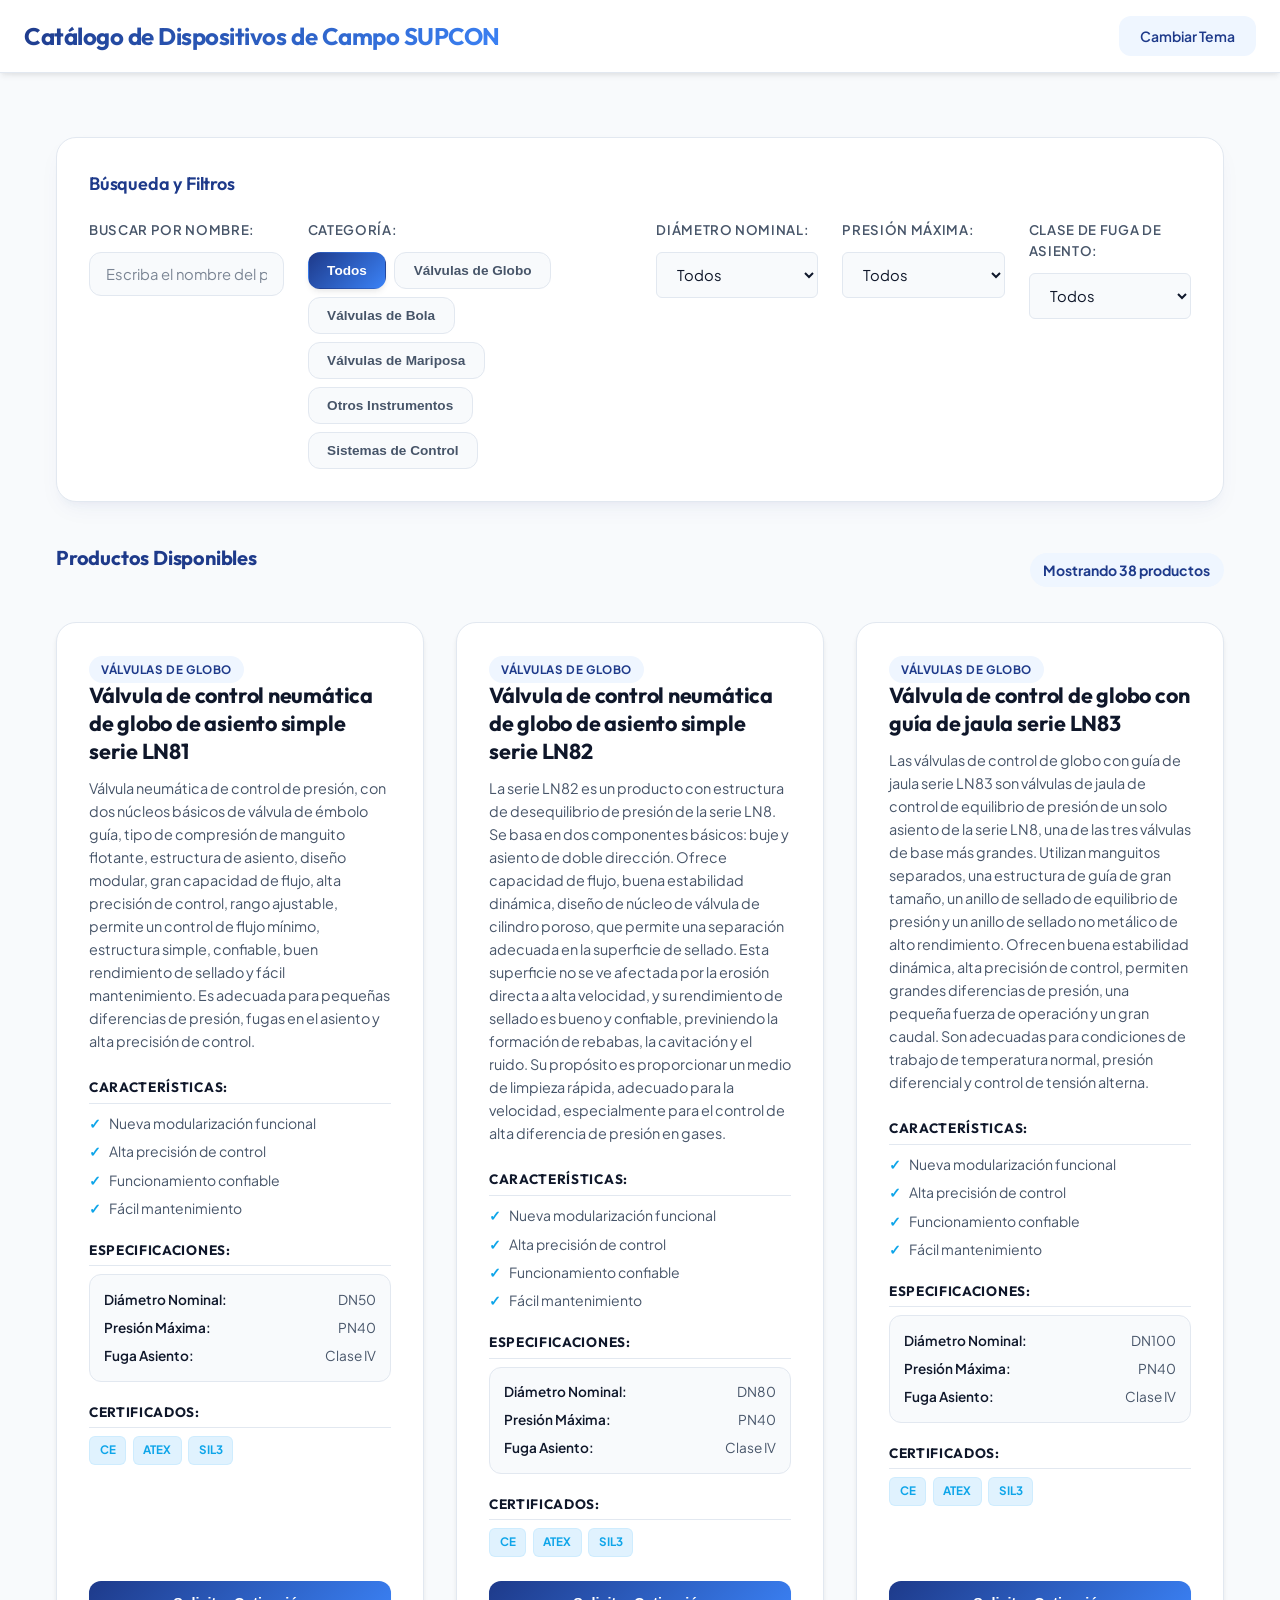
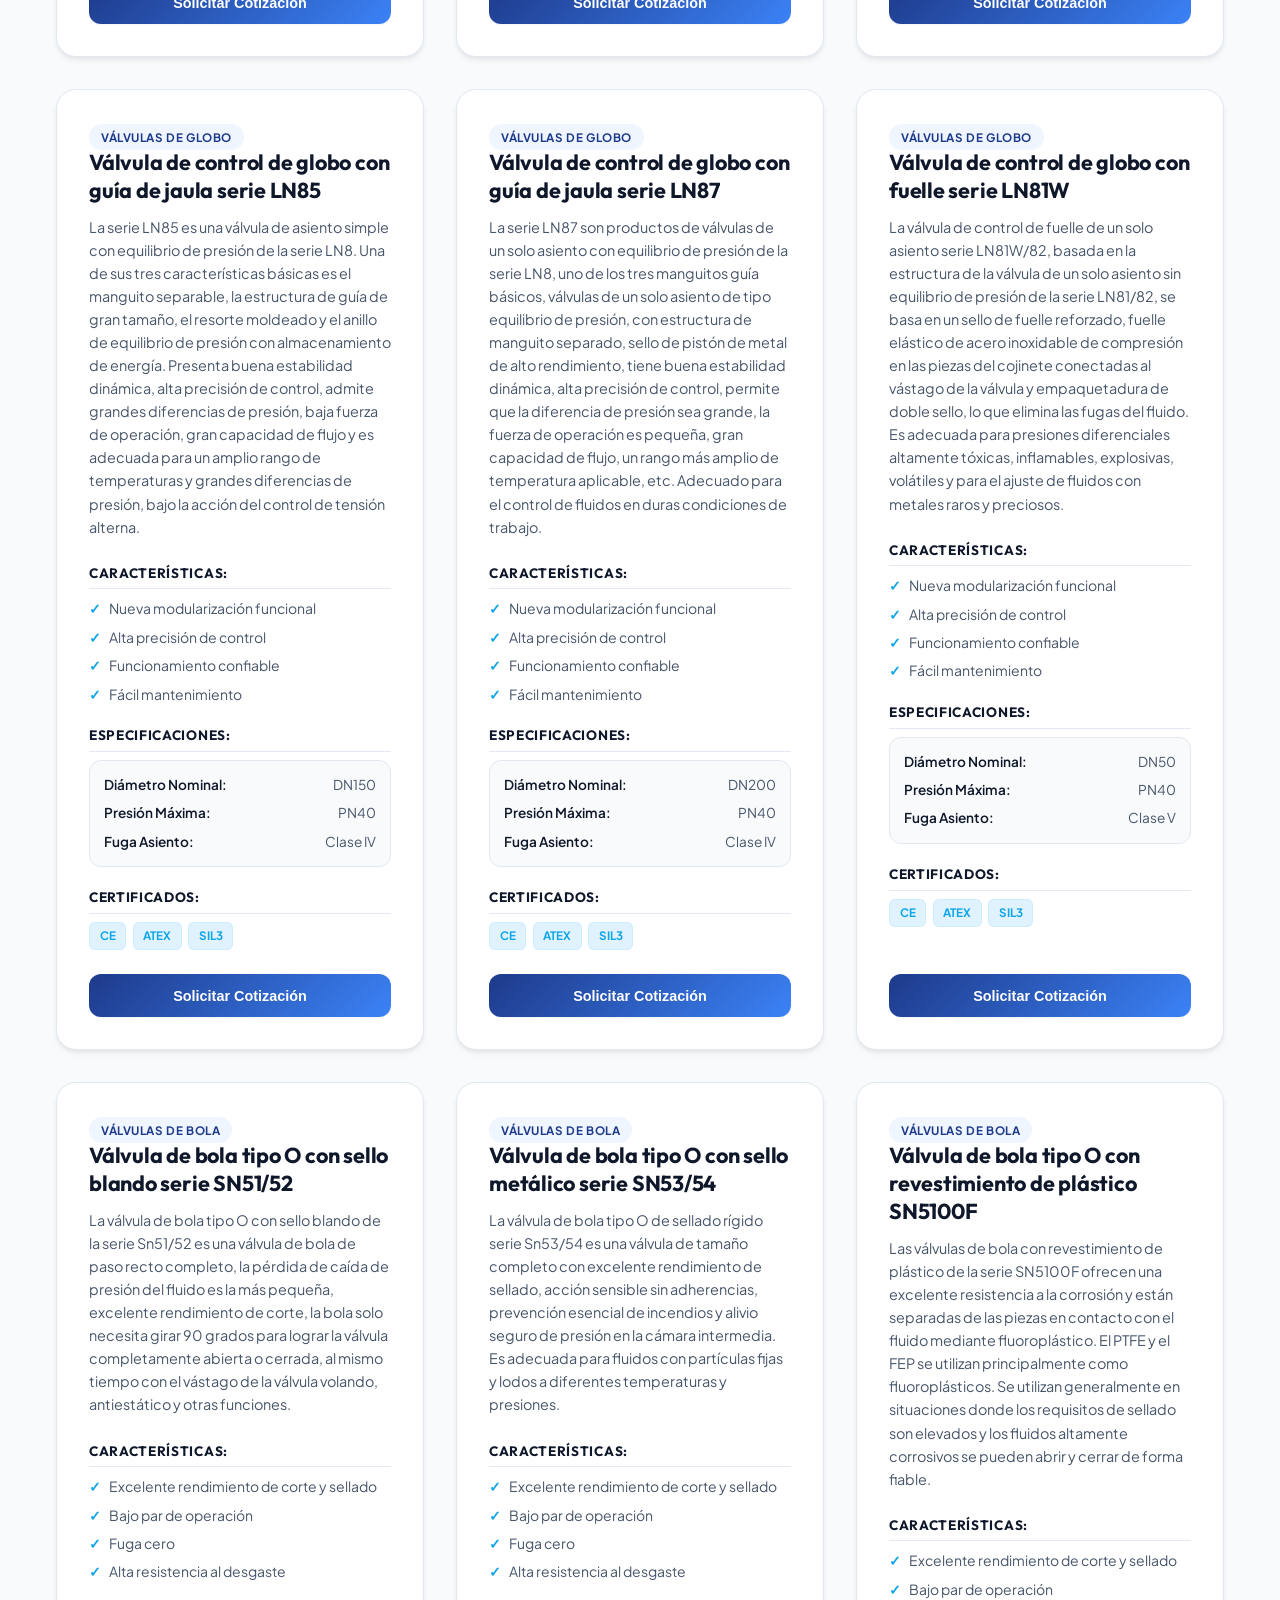
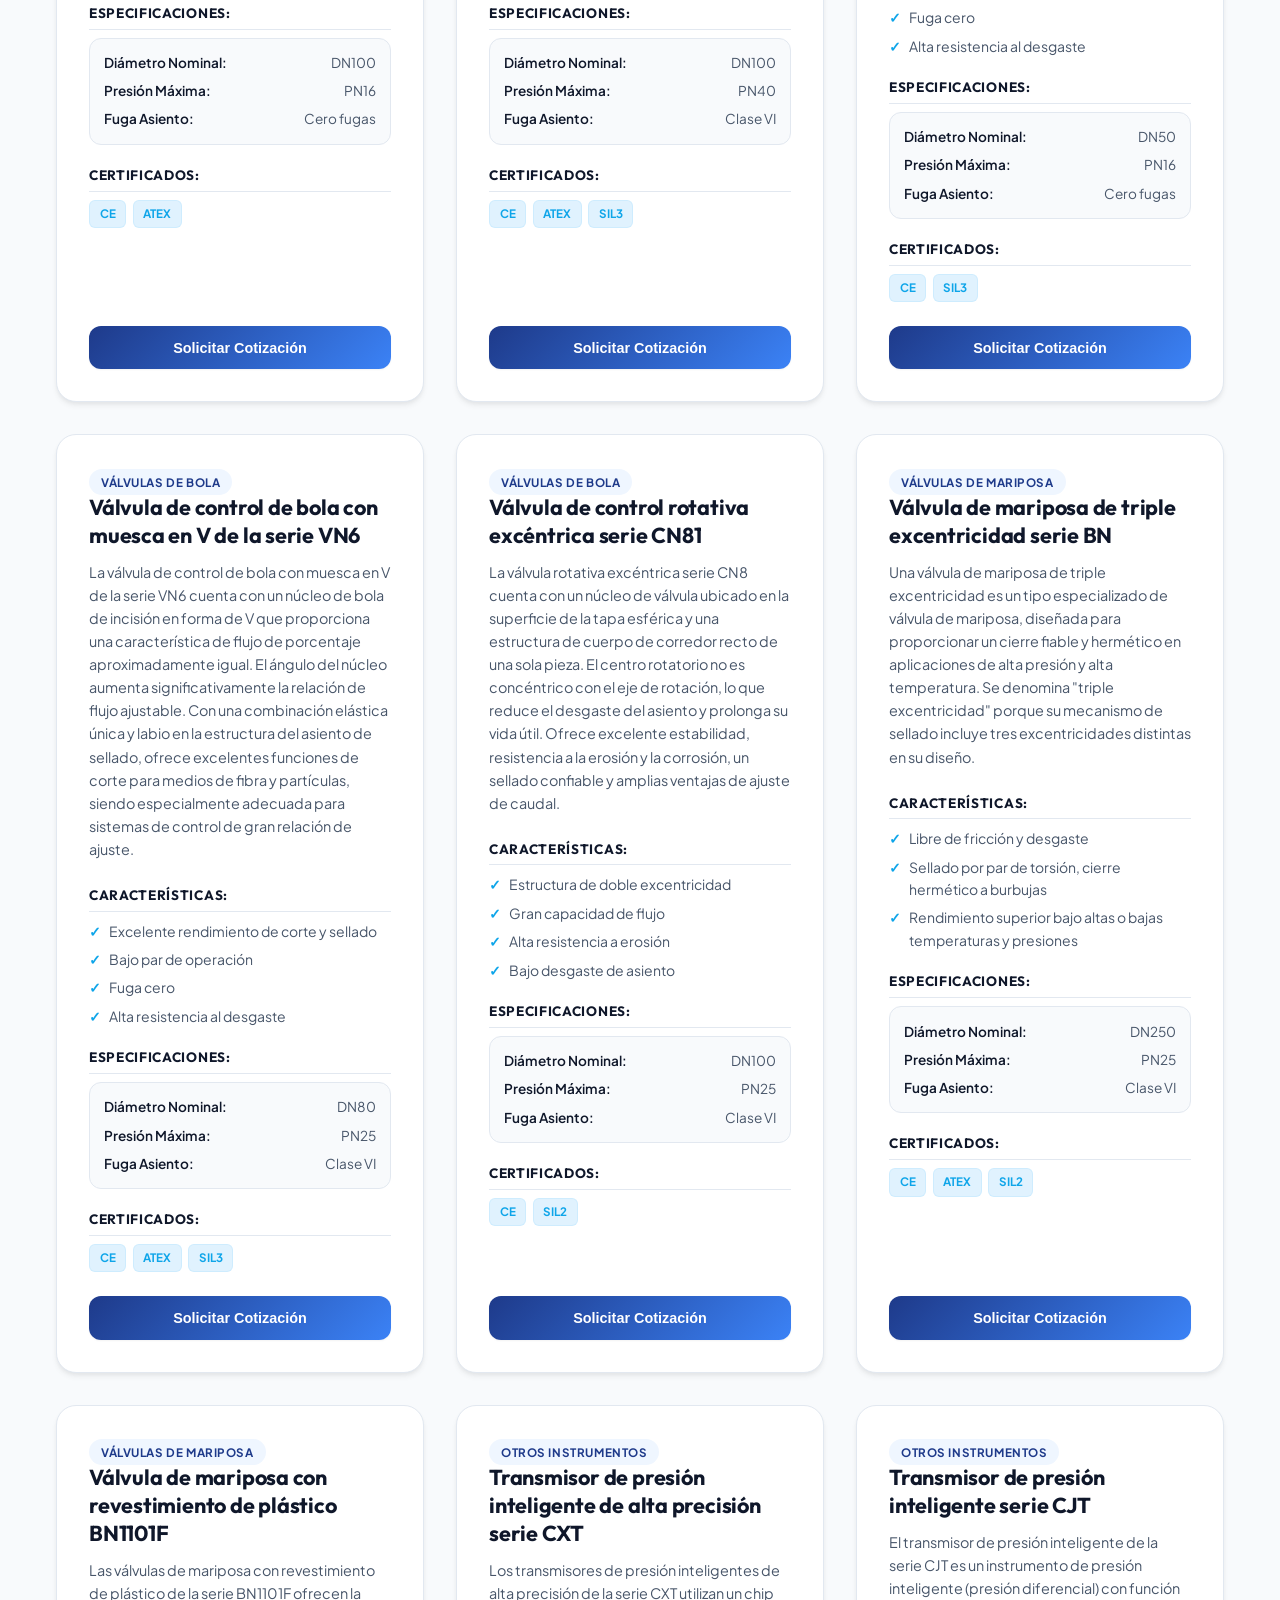
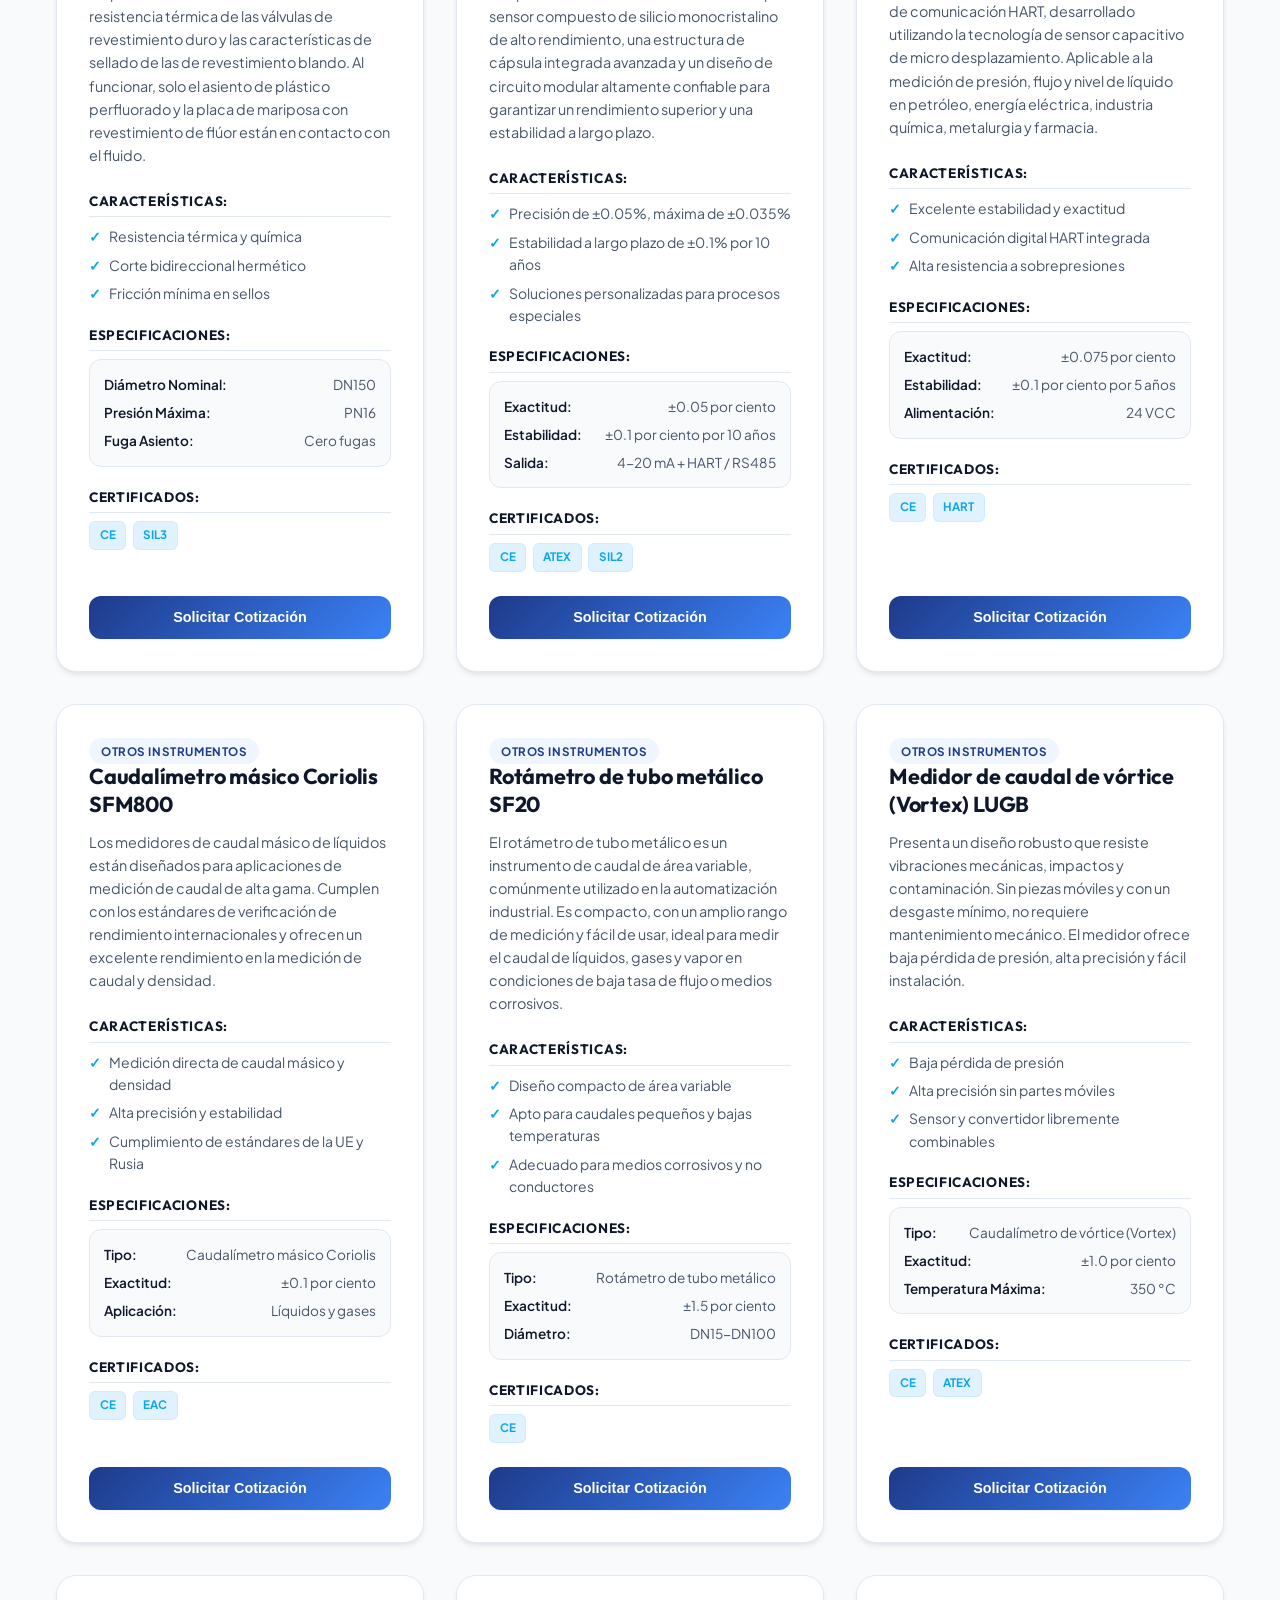
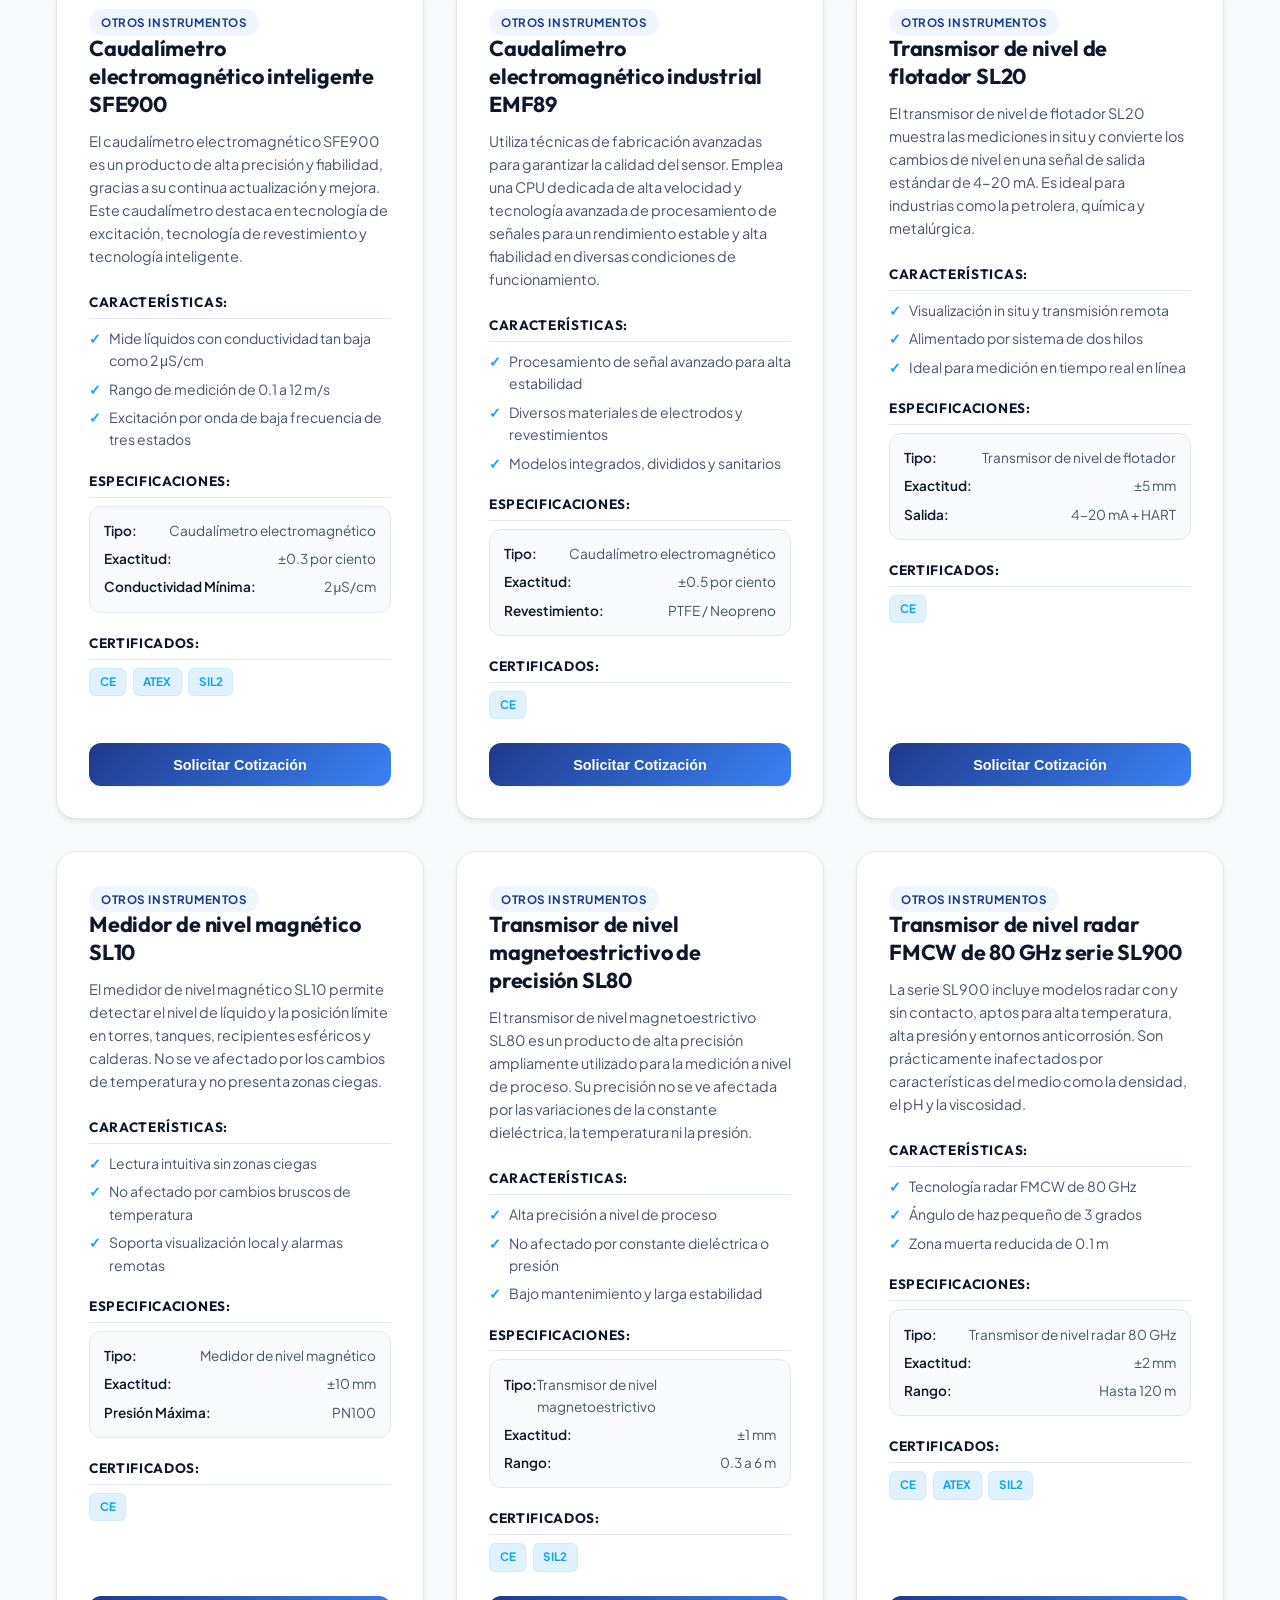
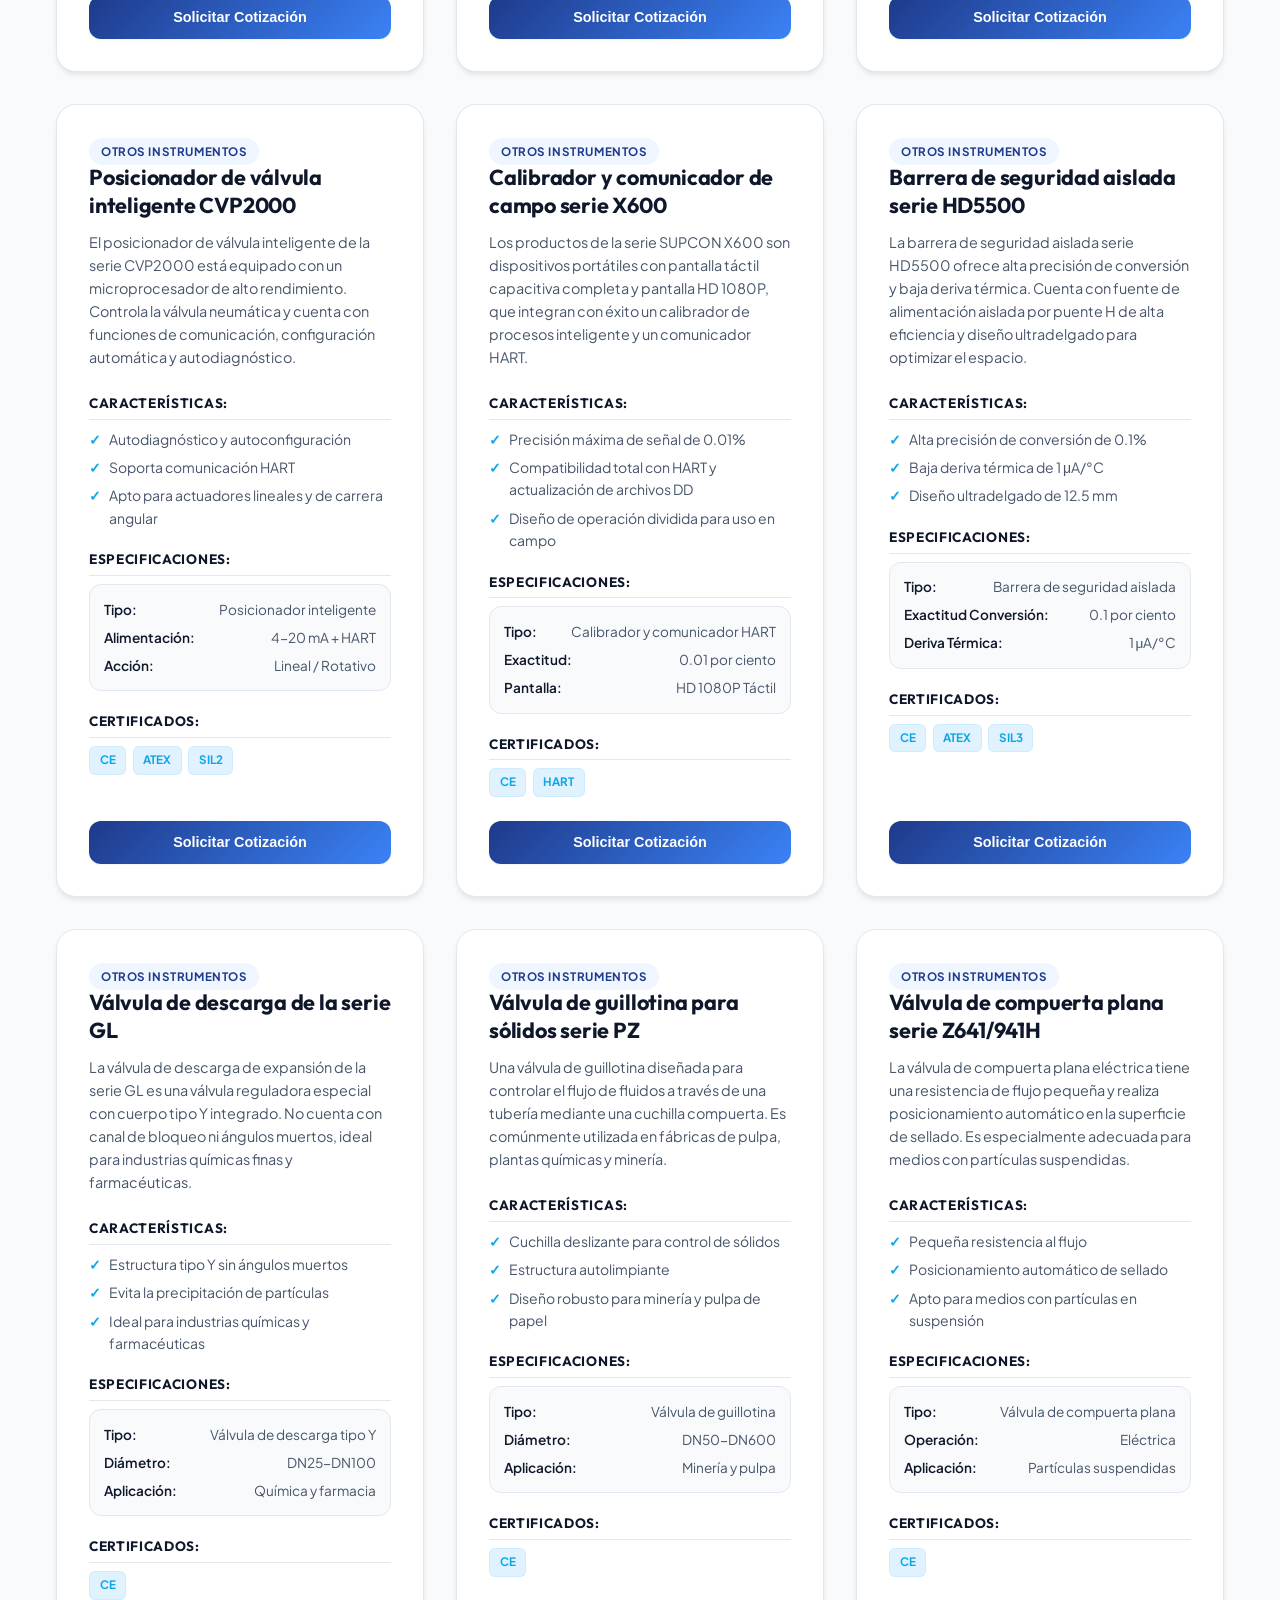
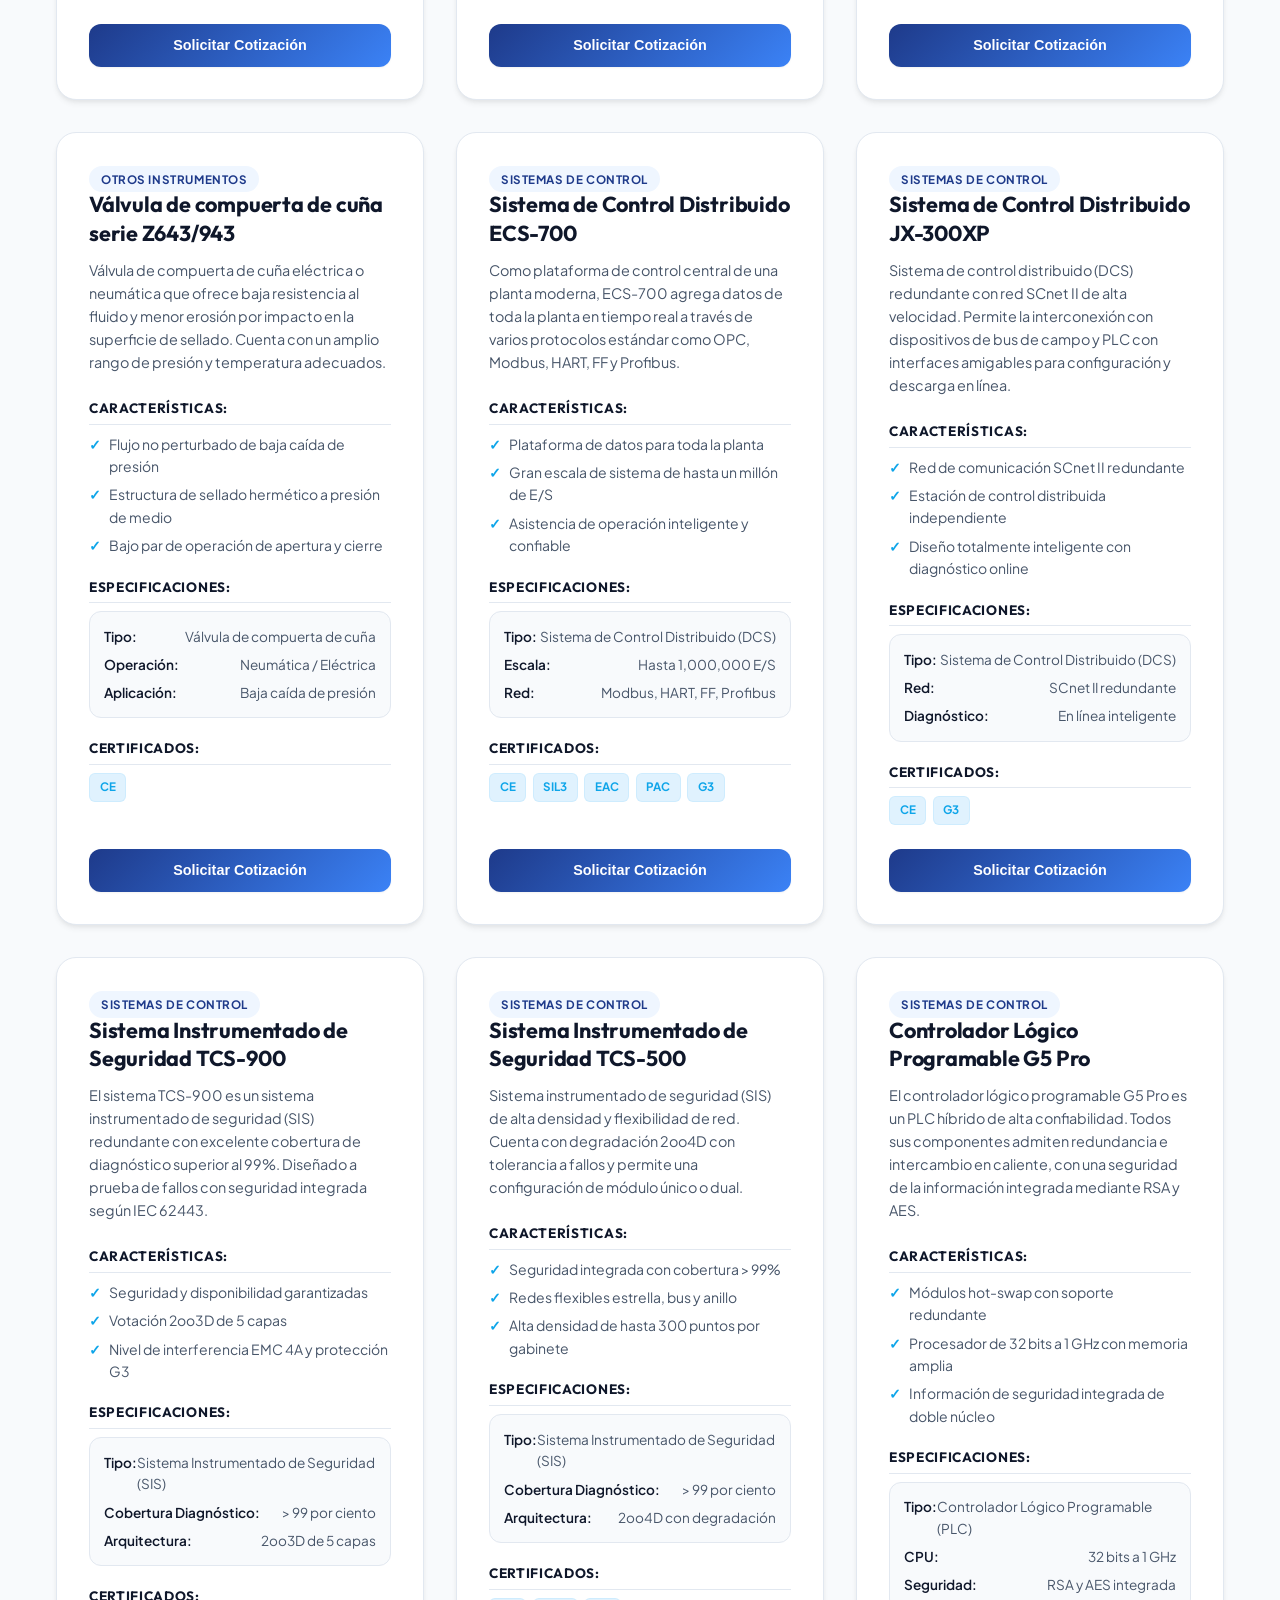
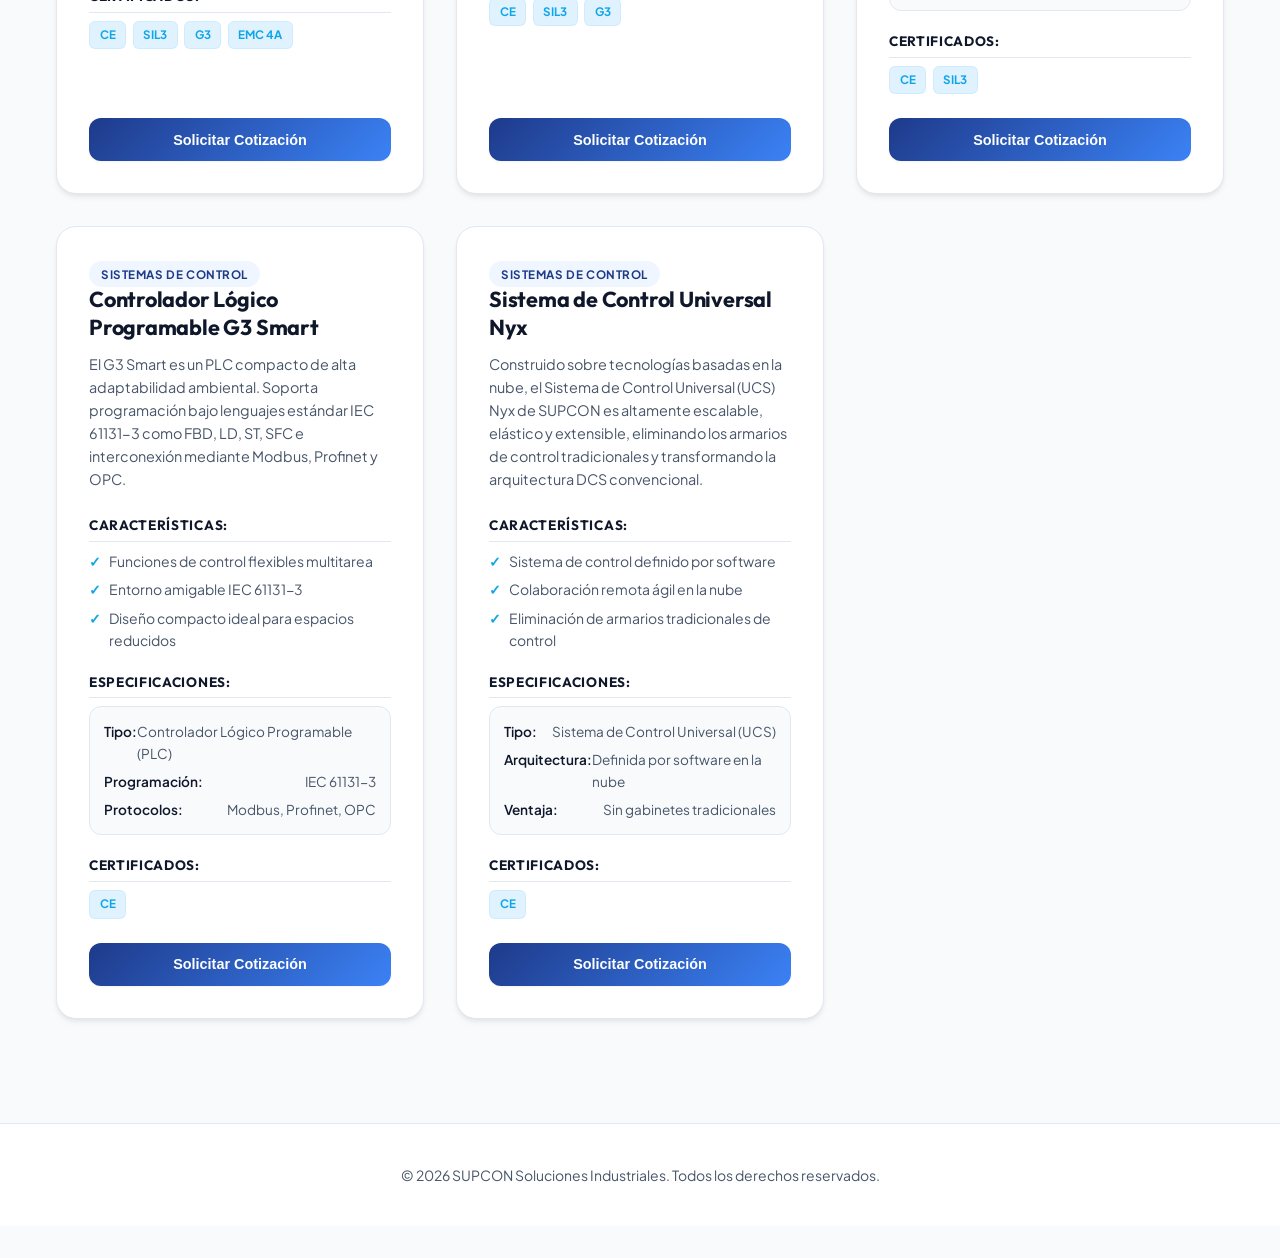
<file: SUPCON Soluciones /index.html>
<!DOCTYPE html>
<html lang="es" class="light">
<head>
  <meta charset="UTF-8">
  <meta name="viewport" content="width=device-width, initial-scale=1.0">
  <title>Catálogo de Dispositivos de Campo SUPCON</title>
  <link rel="stylesheet" href="css/styles.css">
</head>
<body class="bg-gray-100 text-gray-900 transition-colors duration-300">
  <header class="bg-white shadow-md py-4 px-6 flex justify-between items-center transition-colors duration-300">
    <div class="header-logo">
      <h1 class="text-xl font-bold text-blue-800" id="header-title">Catálogo de Dispositivos de Campo SUPCON</h1>
    </div>
    <div>
      <button id="theme-toggle" class="bg-gray-200 hover:bg-gray-300 text-gray-800 font-semibold py-2 px-4 rounded transition-colors duration-300">
        Cambiar Tema
      </button>
    </div>
  </header>

  <main class="max-w-7xl mx-auto p-6">
    <!-- Buscador y Filtros -->
    <section class="bg-white rounded-lg shadow p-6 mb-8 transition-colors duration-300">
      <h2 class="text-lg font-semibold mb-4 text-blue-800">Búsqueda y Filtros</h2>
      <div class="filters-grid">
        <!-- Búsqueda -->
        <div class="filter-group">
          <label for="search-input" class="block text-sm font-medium text-gray-700">Buscar por nombre:</label>
          <input type="text" id="search-input" placeholder="Escriba el nombre del producto..." class="mt-1 block w-full rounded border-gray-300 shadow-sm focus:border-blue-500 focus:ring-blue-500">
        </div>

        <!-- Categoría -->
        <div class="filter-group">
          <label class="block text-sm font-medium text-gray-700">Categoría:</label>
          <div class="category-nav mt-1 flex flex-wrap gap-2" id="category-nav-container">
            <button class="cat-btn active" data-category="Todos">Todos</button>
            <button class="cat-btn" data-category="Válvulas de Globo">Válvulas de Globo</button>
            <button class="cat-btn" data-category="Válvulas de Bola">Válvulas de Bola</button>
            <button class="cat-btn" data-category="Válvulas de Mariposa">Válvulas de Mariposa</button>
            <button class="cat-btn" data-category="Otros Instrumentos">Otros Instrumentos</button>
            <button class="cat-btn" data-category="Sistemas de Control">Sistemas de Control</button>
          </div>
        </div>

        <!-- Filtros Avanzados -->
        <div class="filter-group">
          <label for="filter-size" class="block text-sm font-medium text-gray-700">Diámetro Nominal:</label>
          <select id="filter-size" class="mt-1 block w-full rounded border-gray-300 shadow-sm focus:border-blue-500 focus:ring-blue-500">
            <option value="Todos">Todos</option>
            <option value="DN25">DN25</option>
            <option value="DN40">DN40</option>
            <option value="DN50">DN50</option>
            <option value="DN80">DN80</option>
            <option value="DN100">DN100</option>
            <option value="DN125">DN125</option>
            <option value="DN150">DN150</option>
            <option value="DN200">DN200</option>
            <option value="DN255">DN250</option> <!-- Match VM2 -->
            <option value="DN250">DN250</option>
            <option value="DN300">DN300</option>
          </select>
        </div>

        <div class="filter-group">
          <label for="filter-pressure" class="block text-sm font-medium text-gray-700">Presión Máxima:</label>
          <select id="filter-pressure" class="mt-1 block w-full rounded border-gray-300 shadow-sm focus:border-blue-500 focus:ring-blue-500">
            <option value="Todos">Todos</option>
            <option value="PN10">PN10</option>
            <option value="PN16">PN16</option>
            <option value="PN25">PN25</option>
            <option value="PN40">PN40</option>
            <option value="PN100">PN100</option>
          </select>
        </div>

        <div class="filter-group">
          <label for="filter-leakage" class="block text-sm font-medium text-gray-700">Clase de Fuga de Asiento:</label>
          <select id="filter-leakage" class="mt-1 block w-full rounded border-gray-300 shadow-sm focus:border-blue-500 focus:ring-blue-500">
            <option value="Todos">Todos</option>
            <option value="Clase IV">Clase IV</option>
            <option value="Clase V">Clase V</option>
            <option value="Clase VI">Clase VI</option>
            <option value="Cero fugas">Cero fugas</option>
            <option value="Cierre hermético">Cierre hermético</option>
          </select>
        </div>
      </div>
    </section>

    <!-- Catálogo de Productos -->
    <section>
      <div class="flex justify-between items-center mb-4">
        <h2 class="text-xl font-bold text-blue-800">Productos Disponibles</h2>
        <span id="product-count" class="text-sm font-semibold text-gray-600">Mostrando 0 productos</span>
      </div>
      <div id="product-grid" class="product-grid">
        <!-- Las tarjetas de productos se cargarán dinámicamente -->
        <p class="text-gray-500 text-center w-full py-8" id="no-products-message">Cargando catálogo de productos...</p>
      </div>
    </section>
  </main>

  <!-- Modal de Solicitud de Cotización -->
  <div id="quote-modal" class="modal hidden">
    <div class="modal-overlay"></div>
    <div class="modal-container bg-white rounded-lg shadow-lg max-w-md w-full p-6 relative">
      <button id="close-modal" class="absolute top-3 right-3 text-gray-500 hover:text-gray-800 text-xl font-bold">&times;</button>
      <h3 class="text-lg font-bold text-blue-800 mb-4" id="modal-title">Solicitud de Cotización</h3>
      
      <form id="quote-form">
        <div class="mb-4">
          <label class="block text-sm font-medium text-gray-700">Producto Seleccionado:</label>
          <input type="text" id="quote-product-name" readonly class="mt-1 block w-full rounded border-gray-300 bg-gray-100 shadow-sm focus:outline-none">
        </div>
        
        <div class="mb-4">
          <label for="client-name" class="block text-sm font-medium text-gray-700">Nombre Completo *</label>
          <input type="text" id="client-name" required placeholder="Su nombre completo" class="mt-1 block w-full rounded border-gray-300 shadow-sm focus:border-blue-500 focus:ring-blue-500">
        </div>

        <div class="mb-4">
          <label for="client-email" class="block text-sm font-medium text-gray-700">Correo Electrónico *</label>
          <input type="email" id="client-email" required placeholder="correo@empresa.com" class="mt-1 block w-full rounded border-gray-300 shadow-sm focus:border-blue-500 focus:ring-blue-500">
        </div>

        <div class="mb-4">
          <label for="quote-qty" class="block text-sm font-medium text-gray-700">Cantidad Requerida *</label>
          <input type="number" id="quote-qty" required min="1" value="1" class="mt-1 block w-full rounded border-gray-300 shadow-sm focus:border-blue-500 focus:ring-blue-500">
        </div>

        <div class="mb-4">
          <label for="quote-comments" class="block text-sm font-medium text-gray-700">Comentarios Adicionales</label>
          <textarea id="quote-comments" rows="3" placeholder="Detalles de la aplicación..." class="mt-1 block w-full rounded border-gray-300 shadow-sm focus:border-blue-500 focus:ring-blue-500"></textarea>
        </div>

        <div class="flex justify-end gap-3 mt-6">
          <button type="button" id="cancel-quote" class="bg-gray-300 hover:bg-gray-400 text-gray-800 font-semibold py-2 px-4 rounded">Cancelar</button>
          <button type="submit" id="submit-quote" class="bg-blue-800 hover:bg-blue-900 text-white font-semibold py-2 px-4 rounded">Enviar Cotización</button>
        </div>
      </form>

      <!-- Mensaje de Éxito -->
      <div id="quote-success-message" class="hidden mt-4 p-4 bg-green-100 text-green-800 rounded text-center font-semibold">
        ¡Cotización enviada con éxito! Nos pondremos en contacto a la brevedad.
      </div>
    </div>
  </div>

  <footer class="bg-gray-800 text-gray-300 text-center py-6 mt-12 transition-colors duration-300">
    <p>&copy; 2026 SUPCON Soluciones Industriales. Todos los derechos reservados.</p>
  </footer>

  <script src="js/productos.js"></script>
  <script src="js/app.js"></script>
</body>
</html>
</file>
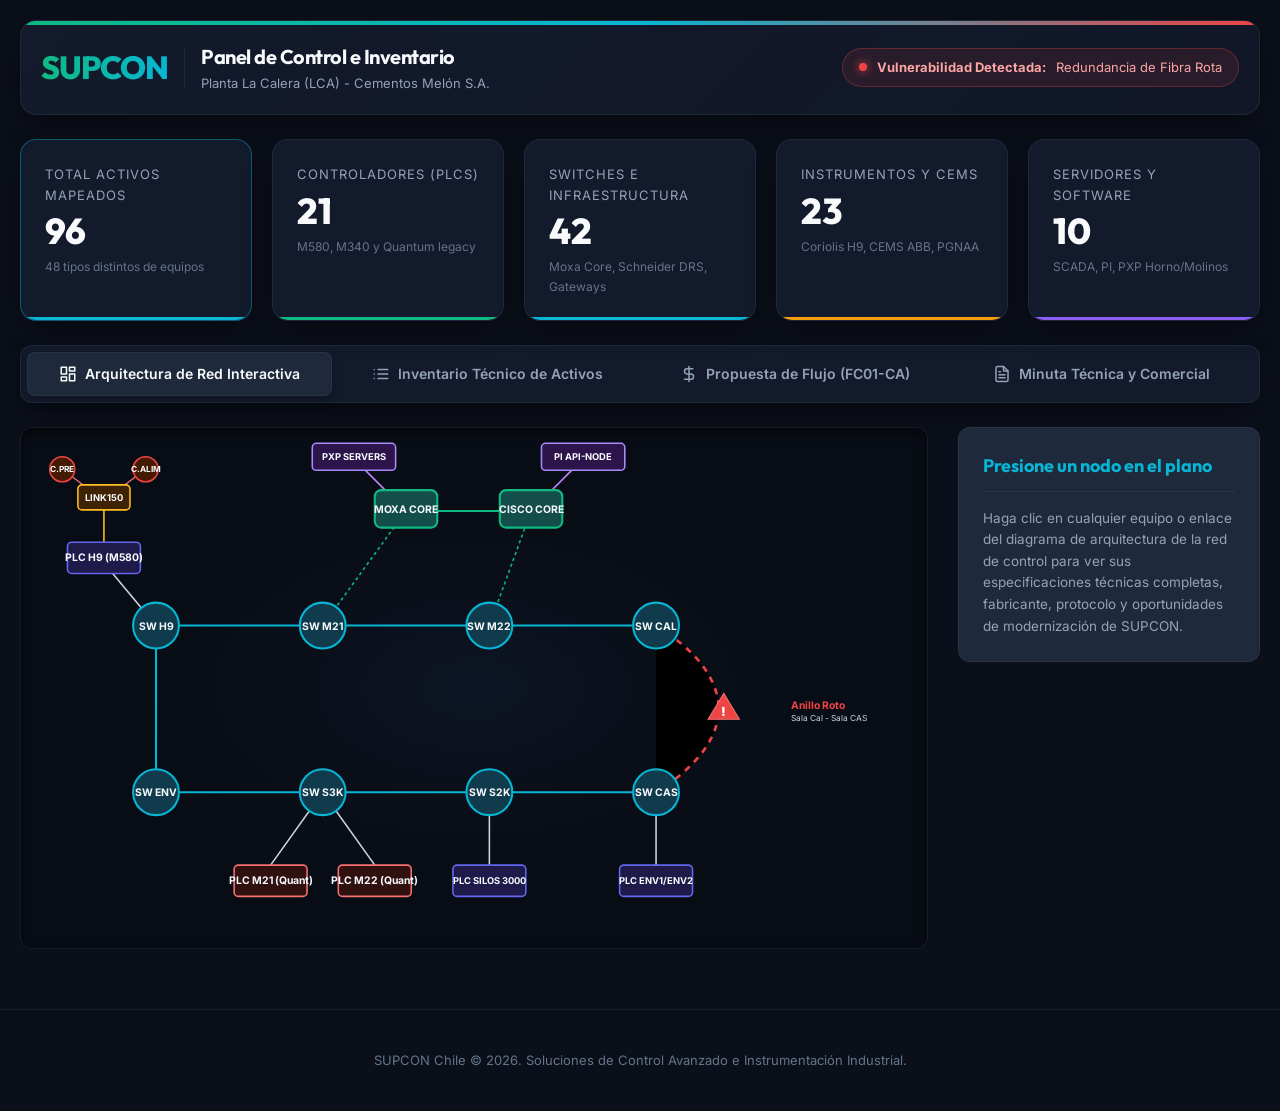
<file: dashboard_calera.html>
<!DOCTYPE html>
<html lang="es">
<head>
    <meta charset="UTF-8">
    <meta name="viewport" content="width=device-width, initial-scale=1.0">
    <title>SUPCON | Panel de Control e Inventario Planta La Calera</title>
    <link rel="preconnect" href="https://fonts.googleapis.com">
    <link rel="preconnect" href="https://fonts.gstatic.com" crossorigin>
    <link href="https://fonts.googleapis.com/css2?family=Inter:wght@300;400;500;600;700;800&family=Outfit:wght@400;500;600;700;800&display=swap" rel="stylesheet">
    <style>
        :root {
            --bg-primary: #0b0f19;
            --bg-secondary: #131a2c;
            --bg-tertiary: #1e293b;
            --accent-green: #10b981;
            --accent-green-glow: rgba(16, 185, 129, 0.15);
            --accent-blue: #06b6d4;
            --accent-blue-glow: rgba(6, 182, 212, 0.15);
            --accent-red: #ef4444;
            --accent-red-glow: rgba(239, 68, 68, 0.2);
            --text-primary: #f8fafc;
            --text-secondary: #94a3b8;
            --text-muted: #64748b;
            --border-color: rgba(148, 163, 184, 0.1);
            --border-glow: rgba(6, 182, 212, 0.2);
            --card-shadow: 0 10px 30px -10px rgba(0, 0, 0, 0.7);
            --transition: all 0.3s cubic-bezier(0.4, 0, 0.2, 1);
        }

        * {
            box-sizing: border-box;
            margin: 0;
            padding: 0;
        }

        body {
            font-family: 'Inter', sans-serif;
            background-color: var(--bg-primary);
            color: var(--text-primary);
            min-height: 100vh;
            line-height: 1.6;
            overflow-x: hidden;
        }

        h1, h2, h3, h4 {
            font-family: 'Outfit', sans-serif;
            font-weight: 700;
        }

        /* Layout */
        .app-container {
            max-width: 1440px;
            margin: 0 auto;
            padding: 20px;
        }

        /* Header */
        header {
            display: flex;
            justify-content: flex-start;
            align-items: center;
            padding: 20px;
            background: linear-gradient(135deg, var(--bg-secondary) 0%, rgba(19, 26, 44, 0.8) 100%);
            border: 1px solid var(--border-color);
            border-radius: 16px;
            margin-bottom: 24px;
            position: relative;
            box-shadow: var(--card-shadow);
            overflow: hidden;
        }

        header::before {
            content: '';
            position: absolute;
            top: 0;
            left: 0;
            width: 100%;
            height: 4px;
            background: linear-gradient(90deg, var(--accent-green) 0%, var(--accent-blue) 50%, var(--accent-red) 100%);
        }

        .logo-container {
            display: flex;
            align-items: center;
            gap: 16px;
        }

        .supcon-logo {
            font-size: 32px;
            font-weight: 800;
            font-family: 'Outfit', sans-serif;
            background: linear-gradient(90deg, #10b981 0%, #06b6d4 100%);
            -webkit-background-clip: text;
            -webkit-text-fill-color: transparent;
            letter-spacing: -1px;
        }

        .vertical-divider {
            width: 1px;
            height: 40px;
            background-color: var(--border-color);
        }

        .header-info {
            display: flex;
            flex-direction: column;
        }

        .header-title {
            font-size: 20px;
            color: var(--text-primary);
            letter-spacing: -0.5px;
        }

        .header-subtitle {
            font-size: 13px;
            color: var(--text-secondary);
        }

        .header-status {
            margin-left: auto;
            display: flex;
            align-items: center;
            gap: 10px;
            background: rgba(239, 68, 68, 0.1);
            border: 1px solid rgba(239, 68, 68, 0.3);
            padding: 8px 16px;
            border-radius: 30px;
            font-size: 13px;
            color: #fca5a5;
        }

        .status-dot {
            width: 8px;
            height: 8px;
            background-color: var(--accent-red);
            border-radius: 50%;
            box-shadow: 0 0 10px var(--accent-red);
            animation: pulse-red 1.5s infinite;
        }

        @keyframes pulse-red {
            0% { transform: scale(0.9); opacity: 0.5; }
            50% { transform: scale(1.2); opacity: 1; box-shadow: 0 0 14px var(--accent-red); }
            100% { transform: scale(0.9); opacity: 0.5; }
        }

        /* Dashboard Stats */
        .stats-grid {
            display: grid;
            grid-template-columns: repeat(auto-fit, minmax(220px, 1fr));
            gap: 20px;
            margin-bottom: 24px;
        }

        .stat-card {
            background-color: var(--bg-secondary);
            border: 1px solid var(--border-color);
            border-radius: 16px;
            padding: 24px;
            box-shadow: var(--card-shadow);
            transition: var(--transition);
            cursor: pointer;
            position: relative;
            overflow: hidden;
        }

        .stat-card::after {
            content: '';
            position: absolute;
            bottom: 0;
            left: 0;
            width: 100%;
            height: 3px;
            background-color: transparent;
            transition: var(--transition);
        }

        .stat-card:hover {
            transform: translateY(-4px);
            border-color: var(--border-glow);
            box-shadow: 0 15px 35px -5px rgba(6, 182, 212, 0.15);
        }

        .stat-card.active::after {
            background-color: var(--accent-blue);
        }
        .stat-card.active {
            border-color: rgba(6, 182, 212, 0.4);
        }

        .stat-card.cat-plc::after { background-color: var(--accent-green); }
        .stat-card.cat-plc:hover { box-shadow: 0 15px 35px -5px rgba(16, 185, 129, 0.15); }
        .stat-card.cat-net::after { background-color: var(--accent-blue); }
        .stat-card.cat-inst::after { background-color: #f59e0b; }
        .stat-card.cat-inst:hover { box-shadow: 0 15px 35px -5px rgba(245, 158, 11, 0.15); }
        .stat-card.cat-srv::after { background-color: #8b5cf6; }
        .stat-card.cat-srv:hover { box-shadow: 0 15px 35px -5px rgba(139, 92, 246, 0.15); }

        .stat-label {
            font-size: 13px;
            color: var(--text-secondary);
            text-transform: uppercase;
            letter-spacing: 1px;
            margin-bottom: 8px;
            display: block;
        }

        .stat-value {
            font-size: 36px;
            font-weight: 800;
            font-family: 'Outfit', sans-serif;
            color: var(--text-primary);
            line-height: 1;
            margin-bottom: 8px;
        }

        .stat-desc {
            font-size: 12px;
            color: var(--text-muted);
        }

        /* Tab Navigation */
        .tab-nav {
            display: flex;
            background-color: var(--bg-secondary);
            border: 1px solid var(--border-color);
            padding: 6px;
            border-radius: 12px;
            margin-bottom: 24px;
            gap: 4px;
            box-shadow: var(--card-shadow);
        }

        .tab-btn {
            flex: 1;
            padding: 12px 24px;
            background: none;
            border: none;
            color: var(--text-secondary);
            font-weight: 600;
            font-size: 14px;
            font-family: 'Inter', sans-serif;
            border-radius: 8px;
            cursor: pointer;
            transition: var(--transition);
            display: flex;
            align-items: center;
            justify-content: center;
            gap: 8px;
        }

        .tab-btn:hover {
            color: var(--text-primary);
            background-color: rgba(255, 255, 255, 0.03);
        }

        .tab-btn.active {
            color: var(--text-primary);
            background-color: var(--bg-tertiary);
            border: 1px solid rgba(255, 255, 255, 0.05);
            box-shadow: 0 4px 12px rgba(0, 0, 0, 0.2);
        }

        /* Tab Content */
        .tab-content {
            display: none;
            animation: fadeIn 0.4s ease;
        }

        .tab-content.active {
            display: block;
        }

        @keyframes fadeIn {
            from { opacity: 0; transform: translateY(10px); }
            to { opacity: 1; transform: translateY(0); }
        }

        /* Panel Cards / Containers */
        .panel-card {
            background-color: var(--bg-secondary);
            border: 1px solid var(--border-color);
            border-radius: 16px;
            padding: 30px;
            box-shadow: var(--card-shadow);
            margin-bottom: 24px;
        }

        .panel-title {
            font-size: 22px;
            margin-bottom: 20px;
            color: var(--text-primary);
            border-bottom: 1px solid var(--border-color);
            padding-bottom: 12px;
            display: flex;
            align-items: center;
            gap: 12px;
        }

        /* --- TAB 1: MINUTA & FICHA --- */
        .minuta-container {
            display: grid;
            grid-template-columns: 2fr 1fr;
            gap: 30px;
        }

        @media (max-width: 968px) {
            .minuta-container {
                grid-template-columns: 1fr;
            }
        }

        .minuta-content h2, .flow-content h2 {
            font-size: 20px;
            margin: 24px 0 12px 0;
            color: var(--accent-blue);
        }

        .minuta-content h2:first-of-type, .flow-content h2:first-of-type {
            margin-top: 0;
        }

        .minuta-content p, .flow-content p {
            margin-bottom: 16px;
            color: var(--text-secondary);
            font-size: 14.5px;
        }

        .minuta-content ul, .flow-content ul {
            margin-bottom: 20px;
            padding-left: 20px;
            color: var(--text-secondary);
            font-size: 14.5px;
        }

        .minuta-content li, .flow-content li {
            margin-bottom: 6px;
        }

        /* Alerts in markdown style */
        .alert-box {
            border-left: 4px solid;
            padding: 16px;
            border-radius: 0 8px 8px 0;
            margin-bottom: 20px;
            font-size: 14px;
        }

        .alert-box.note {
            background-color: rgba(6, 182, 212, 0.05);
            border-color: var(--accent-blue);
            color: #cbd5e1;
        }

        .alert-box.tip {
            background-color: rgba(16, 185, 129, 0.05);
            border-color: var(--accent-green);
            color: #cbd5e1;
        }

        .alert-box.warning {
            background-color: rgba(245, 158, 11, 0.05);
            border-color: #f59e0b;
            color: #cbd5e1;
        }

        .alert-box.caution {
            background-color: rgba(239, 68, 68, 0.05);
            border-color: var(--accent-red);
            color: #cbd5e1;
        }

        .alert-title {
            font-weight: 700;
            margin-bottom: 4px;
            display: flex;
            align-items: center;
            gap: 8px;
            text-transform: uppercase;
            font-size: 12px;
            letter-spacing: 0.5px;
        }

        /* Email Card */
        .email-panel {
            background-color: var(--bg-tertiary);
            border: 1px solid rgba(255, 255, 255, 0.05);
            border-radius: 12px;
            padding: 24px;
            box-shadow: inset 0 2px 4px rgba(0,0,0,0.3);
            position: sticky;
            top: 20px;
            height: fit-content;
        }

        .email-header {
            display: flex;
            justify-content: space-between;
            align-items: center;
            margin-bottom: 16px;
            border-bottom: 1px solid var(--border-color);
            padding-bottom: 12px;
        }

        .copy-btn {
            background: linear-gradient(135deg, var(--accent-green) 0%, #059669 100%);
            border: none;
            color: var(--text-primary);
            padding: 8px 16px;
            border-radius: 6px;
            font-weight: 600;
            font-size: 13px;
            cursor: pointer;
            transition: var(--transition);
            display: flex;
            align-items: center;
            gap: 6px;
            box-shadow: 0 4px 12px rgba(16, 185, 129, 0.3);
        }

        .copy-btn:hover {
            transform: translateY(-1px);
            box-shadow: 0 6px 16px rgba(16, 185, 129, 0.5);
        }

        .copy-btn:active {
            transform: translateY(1px);
        }

        .email-body {
            font-family: 'Courier New', Courier, monospace;
            font-size: 13px;
            color: #cbd5e1;
            white-space: pre-wrap;
            overflow-y: auto;
            max-height: 500px;
            background-color: rgba(0, 0, 0, 0.2);
            padding: 16px;
            border-radius: 8px;
            border: 1px solid rgba(255, 255, 255, 0.02);
        }

        /* --- TAB 2: INVENTARIO DETALLADO --- */
        .filter-controls {
            display: flex;
            flex-wrap: wrap;
            gap: 16px;
            margin-bottom: 20px;
            align-items: center;
        }

        .search-wrapper {
            position: relative;
            flex: 1;
            min-width: 280px;
        }

        .search-input {
            width: 100%;
            padding: 12px 16px 12px 42px;
            background-color: var(--bg-tertiary);
            border: 1px solid var(--border-color);
            border-radius: 8px;
            color: var(--text-primary);
            font-family: 'Inter', sans-serif;
            font-size: 14px;
            transition: var(--transition);
        }

        .search-input:focus {
            outline: none;
            border-color: var(--accent-blue);
            box-shadow: 0 0 0 3px var(--accent-blue-glow);
        }

        .search-icon {
            position: absolute;
            left: 14px;
            top: 50%;
            transform: translateY(-50%);
            color: var(--text-secondary);
            pointer-events: none;
        }

        .category-filters {
            display: flex;
            gap: 8px;
            flex-wrap: wrap;
        }

        .filter-chip {
            padding: 10px 16px;
            background-color: var(--bg-tertiary);
            border: 1px solid var(--border-color);
            color: var(--text-secondary);
            border-radius: 8px;
            font-size: 13px;
            font-weight: 500;
            cursor: pointer;
            transition: var(--transition);
        }

        .filter-chip:hover {
            color: var(--text-primary);
            border-color: rgba(255, 255, 255, 0.2);
        }

        .filter-chip.active {
            background-color: var(--accent-blue-glow);
            border-color: var(--accent-blue);
            color: var(--text-primary);
        }

        /* Table Styles */
        .table-responsive {
            width: 100%;
            overflow-x: auto;
            border: 1px solid var(--border-color);
            border-radius: 12px;
            box-shadow: inset 0 2px 4px rgba(0,0,0,0.2);
            margin-bottom: 20px;
        }

        table {
            width: 100%;
            border-collapse: collapse;
            text-align: left;
            font-size: 13.5px;
        }

        th {
            background-color: rgba(30, 41, 59, 0.5);
            color: var(--text-primary);
            font-family: 'Outfit', sans-serif;
            font-weight: 600;
            padding: 16px 20px;
            border-bottom: 1px solid var(--border-color);
            letter-spacing: 0.5px;
            white-space: nowrap;
        }

        td {
            padding: 16px 20px;
            border-bottom: 1px solid var(--border-color);
            color: var(--text-secondary);
            vertical-align: top;
        }

        tr {
            transition: var(--transition);
        }

        tr:last-child td {
            border-bottom: none;
        }

        tr:hover td {
            background-color: rgba(30, 41, 59, 0.2);
            color: var(--text-primary);
        }

        .badge {
            display: inline-block;
            padding: 4px 10px;
            border-radius: 6px;
            font-size: 11px;
            font-weight: 700;
            text-transform: uppercase;
            letter-spacing: 0.5px;
        }

        .badge.plc { background-color: rgba(16, 185, 129, 0.1); color: var(--accent-green); border: 1px solid rgba(16, 185, 129, 0.2); }
        .badge.switch { background-color: rgba(6, 182, 212, 0.1); color: var(--accent-blue); border: 1px solid rgba(6, 182, 212, 0.2); }
        .badge.gateway { background-color: rgba(245, 158, 11, 0.1); color: #fbbf24; border: 1px solid rgba(245, 158, 11, 0.2); }
        .badge.instrument { background-color: rgba(239, 68, 68, 0.1); color: #fca5a5; border: 1px solid rgba(239, 68, 68, 0.2); }
        .badge.server { background-color: rgba(139, 92, 246, 0.1); color: #c084fc; border: 1px solid rgba(139, 92, 246, 0.2); }

        .qty-cell {
            text-align: center;
            font-weight: 700;
            color: var(--text-primary);
        }

        .tag-list {
            display: flex;
            flex-wrap: wrap;
            gap: 4px;
        }

        .tag-pill {
            font-family: 'Courier New', Courier, monospace;
            font-size: 11px;
            background-color: rgba(0, 0, 0, 0.3);
            border: 1px solid rgba(255, 255, 255, 0.05);
            padding: 2px 6px;
            border-radius: 4px;
            color: #cbd5e1;
        }

        .no-results {
            padding: 40px;
            text-align: center;
            color: var(--text-muted);
            font-size: 15px;
        }

        /* --- TAB 3: ARQUITECTURA DE RED (INTERACTIVA) --- */
        .diagram-layout {
            display: grid;
            grid-template-columns: 3fr 1fr;
            gap: 30px;
        }

        @media (max-width: 1024px) {
            .diagram-layout {
                grid-template-columns: 1fr;
            }
        }

        .svg-container {
            background-color: #080c14;
            border: 1px solid var(--border-color);
            border-radius: 12px;
            padding: 10px;
            box-shadow: inset 0 4px 10px rgba(0,0,0,0.5);
            display: flex;
            justify-content: center;
            align-items: center;
            overflow: auto;
            position: relative;
        }

        .svg-container svg {
            width: 100%;
            height: auto;
            min-width: 700px;
            max-height: 600px;
        }

        .node {
            cursor: pointer;
            transition: var(--transition);
        }

        .node:hover {
            filter: brightness(1.2);
        }

        /* Network Interactive Sidebar */
        .diagram-sidebar {
            background-color: var(--bg-tertiary);
            border: 1px solid rgba(255, 255, 255, 0.05);
            border-radius: 12px;
            padding: 24px;
            height: fit-content;
        }

        .node-detail-title {
            font-size: 18px;
            color: var(--accent-blue);
            border-bottom: 1px solid var(--border-color);
            padding-bottom: 10px;
            margin-bottom: 16px;
        }

        .node-detail-field {
            margin-bottom: 12px;
            font-size: 13.5px;
        }

        .node-detail-field .label {
            color: var(--text-muted);
            display: block;
            font-size: 11px;
            text-transform: uppercase;
            letter-spacing: 0.5px;
            margin-bottom: 2px;
        }

        .node-detail-field .value {
            color: var(--text-primary);
            font-weight: 500;
        }

        .node-detail-field .desc {
            color: var(--text-secondary);
            font-size: 13px;
            line-height: 1.4;
            margin-top: 4px;
        }

        /* SVG Animation */
        .blinking-link {
            stroke-dasharray: 6;
            animation: dash 1s linear infinite, blink-red 1.5s infinite;
        }

        @keyframes dash {
            to { stroke-dashoffset: -12; }
        }

        @keyframes blink-red {
            0% { stroke: #ef4444; opacity: 0.4; }
            50% { stroke: #f87171; opacity: 1; stroke-width: 3.5px; }
            100% { stroke: #ef4444; opacity: 0.4; }
        }

        .glowing-warning {
            animation: pulse-glow-red 2s infinite;
        }

        @keyframes pulse-glow-red {
            0% { filter: drop-shadow(0 0 2px rgba(239, 68, 68, 0.5)); }
            50% { filter: drop-shadow(0 0 10px rgba(239, 68, 68, 0.8)); }
            100% { filter: drop-shadow(0 0 2px rgba(239, 68, 68, 0.5)); }
        }

        .pulse-node {
            animation: pulse-green 2.5s infinite;
        }

        @keyframes pulse-green {
            0% { filter: drop-shadow(0 0 1px rgba(16, 185, 129, 0.3)); }
            50% { filter: drop-shadow(0 0 6px rgba(16, 185, 129, 0.7)); }
            100% { filter: drop-shadow(0 0 1px rgba(16, 185, 129, 0.3)); }
        }

        /* --- TAB 4: PROPUESTA DE FLUJO --- */
        .flow-grid {
            display: grid;
            grid-template-columns: repeat(auto-fit, minmax(300px, 1fr));
            gap: 24px;
            margin: 20px 0 30px 0;
        }

        .flow-card {
            background-color: var(--bg-tertiary);
            border: 1px solid var(--border-color);
            border-radius: 12px;
            padding: 24px;
            box-shadow: var(--card-shadow);
            transition: var(--transition);
        }

        .flow-card:hover {
            transform: translateY(-4px);
            border-color: var(--accent-blue);
        }

        .flow-card-header {
            display: flex;
            align-items: center;
            justify-content: space-between;
            margin-bottom: 16px;
            border-bottom: 1px solid var(--border-color);
            padding-bottom: 10px;
        }

        .flow-card-title {
            font-size: 16px;
            font-weight: 700;
            color: var(--text-primary);
        }

        .flow-card-badge {
            padding: 2px 8px;
            font-size: 11px;
            border-radius: 4px;
            font-weight: 700;
            text-transform: uppercase;
        }

        .flow-card-badge.rec {
            background-color: var(--accent-green-glow);
            color: var(--accent-green);
            border: 1px solid rgba(16, 185, 129, 0.3);
        }

        .flow-card-badge.alt {
            background-color: var(--accent-blue-glow);
            color: var(--accent-blue);
            border: 1px solid rgba(6, 182, 212, 0.3);
        }

        .flow-spec-list {
            margin-top: 12px;
            font-size: 13px;
            color: var(--text-secondary);
        }

        .flow-spec-item {
            display: flex;
            justify-content: space-between;
            margin-bottom: 6px;
            border-bottom: 1px dashed rgba(255, 255, 255, 0.05);
            padding-bottom: 4px;
        }

        .flow-spec-item .label {
            color: var(--text-muted);
        }

        .flow-spec-item .value {
            font-weight: 600;
            color: var(--text-primary);
        }

        /* Footer */
        footer {
            text-align: center;
            padding: 40px 20px;
            color: var(--text-muted);
            font-size: 13px;
            border-top: 1px solid var(--border-color);
            margin-top: 40px;
        }
    </style>
</head>
<body>
    <div class="app-container">
        <!-- Header -->
        <header>
            <div class="logo-container">
                <span class="supcon-logo">SUPCON</span>
                <div class="vertical-divider"></div>
                <div class="header-info">
                    <h1 class="header-title">Panel de Control e Inventario</h1>
                    <span class="header-subtitle">Planta La Calera (LCA) - Cementos Melón S.A.</span>
                </div>
            </div>
            <div class="header-status">
                <span class="status-dot"></span>
                <strong>Vulnerabilidad Detectada:</strong> Redundancia de Fibra Rota
            </div>
        </header>

        <!-- Stats Cards -->
        <div class="stats-grid">
            <div class="stat-card active" onclick="filterByCategory('all', this)">
                <span class="stat-label">Total Activos Mapeados</span>
                <div class="stat-value" id="stat-total">96</div>
                <div class="stat-desc">48 tipos distintos de equipos</div>
            </div>
            <div class="stat-card cat-plc" onclick="filterByCategory('PLC', this)">
                <span class="stat-label">Controladores (PLCs)</span>
                <div class="stat-value" id="stat-plc">21</div>
                <div class="stat-desc">M580, M340 y Quantum legacy</div>
            </div>
            <div class="stat-card cat-net" onclick="filterByCategory('Switch', this)">
                <span class="stat-label">Switches e Infraestructura</span>
                <div class="stat-value" id="stat-net">42</div>
                <div class="stat-desc">Moxa Core, Schneider DRS, Gateways</div>
            </div>
            <div class="stat-card cat-inst" onclick="filterByCategory('Instrumento', this)">
                <span class="stat-label">Instrumentos y CEMS</span>
                <div class="stat-value" id="stat-inst">23</div>
                <div class="stat-desc">Coriolis H9, CEMS ABB, PGNAA</div>
            </div>
            <div class="stat-card cat-srv" onclick="filterByCategory('Servidor', this)">
                <span class="stat-label">Servidores y Software</span>
                <div class="stat-value" id="stat-srv">10</div>
                <div class="stat-desc">SCADA, PI, PXP Horno/Molinos</div>
            </div>
        </div>

        <!-- Navigation Tab Menu -->
        <div class="tab-nav">
            <button class="tab-btn active" onclick="switchTab('tab-diagram', this)">
                <svg width="18" height="18" viewBox="0 0 24 24" fill="none" stroke="currentColor" stroke-width="2" stroke-linecap="round" stroke-linejoin="round"><rect x="3" y="3" width="7" height="9"></rect><rect x="14" y="3" width="7" height="5"></rect><rect x="14" y="12" width="7" height="9"></rect><rect x="3" y="16" width="7" height="5"></rect></svg>
                Arquitectura de Red Interactiva
            </button>
            <button class="tab-btn" onclick="switchTab('tab-inventory', this)">
                <svg width="18" height="18" viewBox="0 0 24 24" fill="none" stroke="currentColor" stroke-width="2" stroke-linecap="round" stroke-linejoin="round"><line x1="8" y1="6" x2="21" y2="6"></line><line x1="8" y1="12" x2="21" y2="12"></line><line x1="8" y1="18" x2="21" y2="18"></line><line x1="3" y1="6" x2="3.01" y2="6"></line><line x1="3" y1="12" x2="3.01" y2="12"></line><line x1="3" y1="18" x2="3.01" y2="18"></line></svg>
                Inventario Técnico de Activos
            </button>
            <button class="tab-btn" onclick="switchTab('tab-flow', this)">
                <svg width="18" height="18" viewBox="0 0 24 24" fill="none" stroke="currentColor" stroke-width="2" stroke-linecap="round" stroke-linejoin="round"><path d="M12 2v20M17 5H9.5a3.5 3.5 0 0 0 0 7h5a3.5 3.5 0 0 1 0 7H6"></path></svg>
                Propuesta de Flujo (FC01-CA)
            </button>
            <button class="tab-btn" onclick="switchTab('tab-minutes', this)">
                <svg width="18" height="18" viewBox="0 0 24 24" fill="none" stroke="currentColor" stroke-width="2" stroke-linecap="round" stroke-linejoin="round"><path d="M14 2H6a2 2 0 0 0-2 2v16a2 2 0 0 0 2 2h12a2 2 0 0 0 2-2V8z"></path><polyline points="14 2 14 8 20 8"></polyline><line x1="16" y1="13" x2="8" y2="13"></line><line x1="16" y1="17" x2="8" y2="17"></line><polyline points="10 9 9 9 8 9"></polyline></svg>
                Minuta Técnica y Comercial
            </button>
        </div>

        <!-- TAB CONTENT 1: DIAGRAMA INTERACTIVO -->
        <div id="tab-diagram" class="tab-content active">
            <div class="diagram-layout">
                <!-- SVG Network Topology -->
                <div class="svg-container">
                    <svg viewBox="0 0 850 480" width="100%" height="100%" xmlns="http://www.w3.org/2000/svg">
                        <defs>
                            <radialGradient id="bgGlow" cx="50%" cy="50%" r="50%">
                                <stop offset="0%" stop-color="#131e35" stop-opacity="0.5" />
                                <stop offset="100%" stop-color="#080c14" stop-opacity="0" />
                            </radialGradient>
                        </defs>
                        <rect x="0" y="0" width="850" height="480" fill="url(#bgGlow)" rx="10"/>

                        <!-- Network Connections / Lines -->
                        <path d="M 120 180 L 280 180" stroke="#06b6d4" stroke-width="2" />
                        <path d="M 280 180 L 440 180" stroke="#06b6d4" stroke-width="2" />
                        <path d="M 440 180 L 600 180" stroke="#06b6d4" stroke-width="2" />
                        
                        <!-- Missing fiber link - Blinking Red -->
                        <path d="M 600 180 C 680 230, 680 290, 600 340" stroke="#ef4444" stroke-width="2.5" class="blinking-link" id="link-broken" />
                        
                        <path d="M 600 340 L 440 340" stroke="#06b6d4" stroke-width="2" />
                        <path d="M 440 340 L 280 340" stroke="#06b6d4" stroke-width="2" />
                        <path d="M 280 340 L 120 340" stroke="#06b6d4" stroke-width="2" />
                        <path d="M 120 340 L 120 180" stroke="#06b6d4" stroke-width="2" />

                        <!-- Core Connections -->
                        <line x1="280" y1="180" x2="360" y2="70" stroke="#10b981" stroke-width="1.5" stroke-dasharray="3 3" />
                        <line x1="440" y1="180" x2="480" y2="70" stroke="#10b981" stroke-width="1.5" stroke-dasharray="3 3" />
                        <line x1="360" y1="70" x2="480" y2="70" stroke="#10b981" stroke-width="2" />

                        <!-- Sub-connections PLCs -->
                        <line x1="120" y1="180" x2="70" y2="120" stroke="#cbd5e1" stroke-width="1.5" />
                        <line x1="70" y1="120" x2="70" y2="60" stroke="#fbbf24" stroke-width="1.5" />
                        <line x1="70" y1="60" x2="30" y2="30" stroke="#f87171" stroke-width="1.2" />
                        <line x1="70" y1="60" x2="110" y2="30" stroke="#f87171" stroke-width="1.2" />

                        <line x1="280" y1="340" x2="230" y2="410" stroke="#cbd5e1" stroke-width="1.5" />
                        <line x1="280" y1="340" x2="330" y2="410" stroke="#cbd5e1" stroke-width="1.5" />

                        <line x1="360" y1="70" x2="310" y2="20" stroke="#c084fc" stroke-width="1.5" />
                        <line x1="480" y1="70" x2="530" y2="20" stroke="#c084fc" stroke-width="1.5" />

                        <line x1="440" y1="340" x2="440" y2="410" stroke="#cbd5e1" stroke-width="1.5" />
                        <line x1="600" y1="340" x2="600" y2="410" stroke="#cbd5e1" stroke-width="1.5" />

                        <!-- CORE SWITCHES -->
                        <g class="node pulse-node" onclick="showNodeDetails('sw-core-moxa')">
                            <rect x="330" y="50" width="60" height="36" rx="6" fill="#134e4a" stroke="#10b981" stroke-width="2" />
                            <text x="360" y="72" fill="#f8fafc" font-size="10" font-weight="700" text-anchor="middle">MOXA CORE</text>
                        </g>
                        <g class="node" onclick="showNodeDetails('sw-core-cisco')">
                            <rect x="450" y="50" width="60" height="36" rx="6" fill="#134e4a" stroke="#10b981" stroke-width="2" />
                            <text x="480" y="72" fill="#f8fafc" font-size="10" font-weight="700" text-anchor="middle">CISCO CORE</text>
                        </g>

                        <!-- SWITCHES DE ANILLO (DRS) -->
                        <g class="node" onclick="showNodeDetails('sw-drs-cal')">
                            <circle cx="600" cy="180" r="22" fill="#0f3b4c" stroke="#06b6d4" stroke-width="2" />
                            <text x="600" y="184" fill="#f8fafc" font-size="10" font-weight="700" text-anchor="middle">SW CAL</text>
                        </g>
                        <g class="node" onclick="showNodeDetails('sw-drs-cas')">
                            <circle cx="600" cy="340" r="22" fill="#0f3b4c" stroke="#06b6d4" stroke-width="2" />
                            <text x="600" y="344" fill="#f8fafc" font-size="10" font-weight="700" text-anchor="middle">SW CAS</text>
                        </g>
                        <g class="node" onclick="showNodeDetails('sw-drs-h9')">
                            <circle cx="120" cy="180" r="22" fill="#0f3b4c" stroke="#06b6d4" stroke-width="2" />
                            <text x="120" y="184" fill="#f8fafc" font-size="10" font-weight="700" text-anchor="middle">SW H9</text>
                        </g>
                        <g class="node" onclick="showNodeDetails('sw-drs-m21')">
                            <circle cx="280" cy="180" r="22" fill="#0f3b4c" stroke="#06b6d4" stroke-width="2" />
                            <text x="280" y="184" fill="#f8fafc" font-size="10" font-weight="700" text-anchor="middle">SW M21</text>
                        </g>
                        <g class="node" onclick="showNodeDetails('sw-drs-m22')">
                            <circle cx="440" cy="180" r="22" fill="#0f3b4c" stroke="#06b6d4" stroke-width="2" />
                            <text x="440" y="184" fill="#f8fafc" font-size="10" font-weight="700" text-anchor="middle">SW M22</text>
                        </g>
                        <g class="node" onclick="showNodeDetails('sw-drs-s2k')">
                            <circle cx="440" cy="340" r="22" fill="#0f3b4c" stroke="#06b6d4" stroke-width="2" />
                            <text x="440" y="344" fill="#f8fafc" font-size="10" font-weight="700" text-anchor="middle">SW S2K</text>
                        </g>
                        <g class="node" onclick="showNodeDetails('sw-drs-s3k')">
                            <circle cx="280" cy="340" r="22" fill="#0f3b4c" stroke="#06b6d4" stroke-width="2" />
                            <text x="280" y="344" fill="#f8fafc" font-size="10" font-weight="700" text-anchor="middle">SW S3K</text>
                        </g>
                        <g class="node" onclick="showNodeDetails('sw-drs-env')">
                            <circle cx="120" cy="340" r="22" fill="#0f3b4c" stroke="#06b6d4" stroke-width="2" />
                            <text x="120" y="344" fill="#f8fafc" font-size="10" font-weight="700" text-anchor="middle">SW ENV</text>
                        </g>

                        <!-- PLCs / Controladores -->
                        <g class="node" onclick="showNodeDetails('plc-h9')">
                            <rect x="35" y="100" width="70" height="30" rx="4" fill="#1e1b4b" stroke="#6366f1" stroke-width="1.5" />
                            <text x="70" y="118" fill="#f8fafc" font-size="10" font-weight="700" text-anchor="middle">PLC H9 (M580)</text>
                        </g>
                        <g class="node" onclick="showNodeDetails('plc-m21')">
                            <rect x="195" y="410" width="70" height="30" rx="4" fill="#311010" stroke="#f87171" stroke-width="1.5" />
                            <text x="230" y="428" fill="#f8fafc" font-size="10" font-weight="700" text-anchor="middle">PLC M21 (Quant)</text>
                        </g>
                        <g class="node" onclick="showNodeDetails('plc-m22')">
                            <rect x="295" y="410" width="70" height="30" rx="4" fill="#311010" stroke="#f87171" stroke-width="1.5" />
                            <text x="330" y="428" fill="#f8fafc" font-size="10" font-weight="700" text-anchor="middle">PLC M22 (Quant)</text>
                        </g>
                        <g class="node" onclick="showNodeDetails('plc-s3k')">
                            <rect x="405" y="410" width="70" height="30" rx="4" fill="#1e1b4b" stroke="#6366f1" stroke-width="1.5" />
                            <text x="440" y="428" fill="#f8fafc" font-size="9" font-weight="700" text-anchor="middle">PLC SILOS 3000</text>
                        </g>
                        <g class="node" onclick="showNodeDetails('plc-env')">
                            <rect x="565" y="410" width="70" height="30" rx="4" fill="#1e1b4b" stroke="#6366f1" stroke-width="1.5" />
                            <text x="600" y="428" fill="#f8fafc" font-size="9" font-weight="700" text-anchor="middle">PLC ENV1/ENV2</text>
                        </g>

                        <!-- Gateways & Instruments H9 -->
                        <g class="node" onclick="showNodeDetails('gw-link150')">
                            <rect x="45" y="45" width="50" height="24" rx="4" fill="#3f2305" stroke="#fbbf24" stroke-width="1.5" />
                            <text x="70" y="60" fill="#f8fafc" font-size="9" font-weight="700" text-anchor="middle">LINK150</text>
                        </g>
                        <g class="node" onclick="showNodeDetails('inst-coriolis-pre')">
                            <circle cx="30" cy="30" r="12" fill="#451a03" stroke="#ef4444" stroke-width="1.5" />
                            <text x="30" y="33" fill="#f8fafc" font-size="8" font-weight="700" text-anchor="middle">C.PRE</text>
                        </g>
                        <g class="node" onclick="showNodeDetails('inst-coriolis-alim')">
                            <circle cx="110" cy="30" r="12" fill="#451a03" stroke="#ef4444" stroke-width="1.5" />
                            <text x="110" y="33" fill="#f8fafc" font-size="8" font-weight="700" text-anchor="middle">C.ALIM</text>
                        </g>

                        <!-- SERVIDORES -->
                        <g class="node" onclick="showNodeDetails('srv-pxp')">
                            <rect x="270" y="5" width="80" height="26" rx="4" fill="#2d154c" stroke="#a78bfa" stroke-width="1.5" />
                            <text x="310" y="21" fill="#f8fafc" font-size="9" font-weight="700" text-anchor="middle">PXP SERVERS</text>
                        </g>
                        <g class="node" onclick="showNodeDetails('srv-pi')">
                            <rect x="490" y="5" width="80" height="26" rx="4" fill="#2d154c" stroke="#a78bfa" stroke-width="1.5" />
                            <text x="530" y="21" fill="#f8fafc" font-size="9" font-weight="700" text-anchor="middle">PI API-NODE</text>
                        </g>

                        <!-- Warning Sign on Broken Link -->
                        <g class="glowing-warning" onclick="showNodeDetails('link-broken-detail')">
                            <polygon points="665,245 680,270 650,270" fill="#ef4444" stroke="#f87171" stroke-width="1" />
                            <text x="665" y="267" fill="#f8fafc" font-size="12" font-weight="900" text-anchor="middle">!</text>
                            <text x="730" y="260" fill="#ef4444" font-size="10" font-weight="700" text-anchor="start">Anillo Roto</text>
                            <text x="730" y="272" fill="#cbd5e1" font-size="8" text-anchor="start">Sala Cal - Sala CAS</text>
                        </g>
                    </svg>
                </div>

                <!-- Detail Panel -->
                <div class="diagram-sidebar">
                    <h3 class="node-detail-title" id="detail-title">Presione un nodo en el plano</h3>
                    <div id="detail-body">
                        <p style="color: var(--text-secondary); font-size: 13.5px;">Haga clic en cualquier equipo o enlace del diagrama de arquitectura de la red de control para ver sus especificaciones técnicas completas, fabricante, protocolo y oportunidades de modernización de SUPCON.</p>
                    </div>
                </div>
            </div>
        </div>

        <!-- TAB CONTENT 2: INVENTARIO DE ACTIVOS -->
        <div id="tab-inventory" class="tab-content">
            <div class="panel-card">
                <h2 class="panel-title">
                    <svg width="20" height="20" viewBox="0 0 24 24" fill="none" stroke="currentColor" stroke-width="2" stroke-linecap="round" stroke-linejoin="round"><line x1="8" y1="6" x2="21" y2="6"></line><line x1="8" y1="12" x2="21" y2="12"></line><line x1="8" y1="18" x2="21" y2="18"></line><line x1="3" y1="6" x2="3.01" y2="6"></line><line x1="3" y1="12" x2="3.01" y2="12"></line><line x1="3" y1="18" x2="3.01" y2="18"></line></svg>
                    Inventario de Automatización e Instrumentación de La Calera
                </h2>
                
                <!-- Filter bar -->
                <div class="filter-controls">
                    <div class="search-wrapper">
                        <svg class="search-icon" width="18" height="18" viewBox="0 0 24 24" fill="none" stroke="currentColor" stroke-width="2" stroke-linecap="round" stroke-linejoin="round"><circle cx="11" cy="11" r="8"></circle><line x1="21" y1="21" x2="16.65" y2="16.65"></line></svg>
                        <input type="text" class="search-input" id="search-box" placeholder="Buscar por nombre, tag, fabricante, protocolo..." onkeyup="filterTable()">
                    </div>
                    <div class="category-filters">
                        <span class="filter-chip active" onclick="filterByChip('all', this)">Todos</span>
                        <span class="filter-chip" onclick="filterByChip('PLC', this)">PLCs</span>
                        <span class="filter-chip" onclick="filterByChip('Switch', this)">Switches y F.O.</span>
                        <span class="filter-chip" onclick="filterByChip('Gateway', this)">Gateways y Red</span>
                        <span class="filter-chip" onclick="filterByChip('Instrumento', this)">Instrumentación / CEMS</span>
                        <span class="filter-chip" onclick="filterByChip('Servidor', this)">Servidores</span>
                    </div>
                </div>

                <!-- Table -->
                <div class="table-responsive">
                    <table id="inventory-table">
                        <thead>
                            <tr>
                                <th>Categoría</th>
                                <th>Nombre del Equipo</th>
                                <th>Fabricante</th>
                                <th style="text-align: center;">Cant.</th>
                                <th>Protocolos / Comunicación</th>
                                <th>Descripción Operativa en Planta</th>
                                <th>Etiquetas en Plano (Tags)</th>
                            </tr>
                        </thead>
                        <tbody id="table-body">
                            <!-- Dynamic rendering by JS -->
                        </tbody>
                    </table>
                    <div class="no-results" id="no-results-msg" style="display: none;">
                        No se encontraron equipos que coincidan con los criterios de búsqueda.
                    </div>
                </div>
            </div>
        </div>

        <!-- TAB CONTENT 3: PROPUESTA DE REEMPLAZO DE FLUJO (FC01-CA) -->
        <div id="tab-flow" class="tab-content">
            <div class="panel-card flow-content">
                <h2 class="panel-title">
                    <svg width="20" height="20" viewBox="0 0 24 24" fill="none" stroke="currentColor" stroke-width="2" stroke-linecap="round" stroke-linejoin="round"><path d="M12 2v20M17 5H9.5a3.5 3.5 0 0 0 0 7h5a3.5 3.5 0 0 1 0 7H6"></path></svg>
                    Propuesta Técnica: Reemplazo de Medidor de Flujo E-T-A FC01-CA
                </h2>
                
                <p>El cliente requiere reemplazar un sensor de flujo gaseoso en una tubería de <strong>1" (DN25)</strong>, con una presión de cámara de <strong>100 mBar</strong>. El medidor original era un **E-T-A FC01-CA** de principio térmico/calorimétrico, el cual sufrió daños físicos mecánicos ("caída de personal"). El fluido transporta **polvo abrasivo (CKD - Cement Kiln Dust) y alta concentración de Cloro corrosivo** a temperatura.</p>

                <div class="alert-box warning">
                    <div class="alert-title">El Desafío del Proceso (Cloro + CKD + Caídas)</div>
                    El cloro gaseoso en presencia de humedad es altamente corrosivo para el acero inoxidable standard (316L). El polvo de horno (CKD) se adhiere a los sensores de dispersión térmica, aislándolos y provocando errores de lectura. Además, las sondas de inserción tradicionales que sobresalen de la tubería son muy vulnerables a golpes mecánicos.
                </div>

                <h2>Alternativas de Solución SUPCON</h2>
                <p>Presentamos tres soluciones industriales de SUPCON diseñadas específicamente para tolerar la corrosión, la abrasión por CKD y evitar futuras roturas por impactos mecánicos:</p>

                <div class="flow-grid">
                    <!-- Alternativa 1 -->
                    <div class="flow-card">
                        <div class="flow-card-header">
                            <span class="flow-card-title">Alt 1: Térmico en Línea</span>
                            <span class="flow-card-badge alt">Equivalente</span>
                        </div>
                        <h4 style="color: var(--accent-blue); margin-bottom:10px;">SUPCON Serie SRF-I (1")</h4>
                        <p style="font-size:13px; margin-bottom:12px;">Medición de dispersión térmica en cuerpo de tubería (in-line) bridadizada. La electrónica se encuentra protegida en una robusta carcasa IP67 de aluminio fundido a prueba de golpes.</p>
                        <div class="flow-spec-list">
                            <div class="flow-spec-item"><span class="label">Material de Vaina</span><span class="value" style="color: var(--accent-green);">Hastelloy C-276 / Cerámico</span></div>
                            <div class="flow-spec-item"><span class="label">Montaje</span><span class="value">En línea 1" (Brida)</span></div>
                            <div class="flow-spec-item"><span class="label">Sensibilidad Flujo Bajo</span><span class="value">Excelente (desde 0.1 m/s)</span></div>
                            <div class="flow-spec-item"><span class="label">Salida</span><span class="value">4-20 mA Activo</span></div>
                        </div>
                    </div>

                    <!-- Alternativa 2 -->
                    <div class="flow-card" style="border-color: var(--accent-green); box-shadow: 0 10px 30px -10px rgba(16, 185, 129, 0.2);">
                        <div class="flow-card-header">
                            <span class="flow-card-title">Alt 2: Presión Diferencial</span>
                            <span class="flow-card-badge rec">Recomendado</span>
                        </div>
                        <h4 style="color: var(--accent-green); margin-bottom:10px;">Venturi 1" + Transmisor CXT</h4>
                        <p style="font-size:13px; margin-bottom:12px;">Tubo Venturi de acero sólido en la línea (sin partes móviles ni sensores internos) y <strong>Transmisor de Presión Diferencial SUPCON CXT montado de forma remota</strong>, seguro contra impactos.</p>
                        <div class="flow-spec-list">
                            <div class="flow-spec-item"><span class="label">Elemento en Línea</span><span class="value" style="color: var(--accent-green);">Tubo Venturi (Acero Sólido)</span></div>
                            <div class="flow-spec-item"><span class="label">Ubicación del Transmisor</span><span class="value" style="color: var(--accent-green);">Remoto (Protegido de golpes)</span></div>
                            <div class="flow-spec-item"><span class="label">Resistencia a CKD/Cloro</span><span class="value">Excelente (Sin incrustaciones)</span></div>
                            <div class="flow-spec-item"><span class="label">Salida</span><span class="value">4-20 mA / HART</span></div>
                        </div>
                    </div>

                    <!-- Alternativa 3 -->
                    <div class="flow-card">
                        <div class="flow-card-header">
                            <span class="flow-card-title">Alt 3: Medidor Vortex</span>
                            <span class="flow-card-badge alt">Alternativo</span>
                        </div>
                        <h4 style="color: var(--accent-blue); margin-bottom:10px;">SUPCON Serie SFV-I (1")</h4>
                        <p style="font-size:13px; margin-bottom:12px;">Caudalímetro Vortex de 1" en línea. No posee piezas móviles y el sensor piezoeléctrico está completamente aislado del fluido abrasivo detrás de una pared de acero inoxidable.</p>
                        <div class="flow-spec-list">
                            <div class="flow-spec-item"><span class="label">Elemento Sensor</span><span class="value">Piezoeléctrico Sellado</span></div>
                            <div class="flow-spec-item"><span class="label">Temperatura de Fluido</span><span class="value">Hasta 350°C</span></div>
                            <div class="flow-spec-item"><span class="label">Rango Dinámico</span><span class="value">Medio (requiere vel. mínima)</span></div>
                            <div class="flow-spec-item"><span class="label">Salida</span><span class="value">4-20 mA</span></div>
                        </div>
                    </div>
                </div>

                <h2>Matriz de Selección Técnica</h2>
                <div class="table-responsive">
                    <table>
                        <thead>
                            <tr>
                                <th>Criterio Técnico</th>
                                <th style="text-align:center;">E-T-A FC01-CA</th>
                                <th style="color: var(--accent-blue);">Alt 1: Térmico SRF-I</th>
                                <th style="color: var(--accent-green); font-weight:700;">Alt 2: Venturi + CXT (Recom.)</th>
                                <th style="color: var(--accent-blue);">Alt 3: Vortex SFV-I</th>
                            </tr>
                        </thead>
                        <tbody>
                            <tr>
                                <td><strong>Robustez ante caídas/golpes</strong></td>
                                <td style="text-align:center; color: var(--accent-red);">Baja (Sonda expuesta)</td>
                                <td style="color: var(--text-primary);">Alta (Cuerpo en línea robusto)</td>
                                <td style="color: var(--accent-green); font-weight:700;">Excelente (Transmisor remoto)</td>
                                <td style="color: var(--text-primary);">Alta (Cuerpo en línea)</td>
                            </tr>
                            <tr>
                                <td><strong>Resistencia a Corrosión (Cloro)</strong></td>
                                <td style="text-align:center;">Media (Acero 316L)</td>
                                <td style="color: var(--accent-green);">Excelente (Hastelloy C-276)</td>
                                <td style="color: var(--accent-green);">Excelente (Diafragma Hastelloy C)</td>
                                <td style="color: var(--text-primary);">Alta (Acero 316L)</td>
                            </tr>
                            <tr>
                                <td><strong>Resistencia a Abrasión/Polvo (CKD)</strong></td>
                                <td style="text-align:center; color: var(--accent-red);">Baja (Aislamiento térmico)</td>
                                <td style="color: var(--text-secondary);">Media-Alta (Sonda en línea)</td>
                                <td style="color: var(--accent-green); font-weight:700;">Excelente (Sin sondas internas)</td>
                                <td style="color: var(--text-primary);">Alta (Sin piezas móviles)</td>
                            </tr>
                            <tr>
                                <td><strong>Sensibilidad a caudales mínimos</strong></td>
                                <td style="text-align:center; color: var(--accent-green); font-weight:600;">Excelente</td>
                                <td style="color: var(--accent-green); font-weight:600;">Excelente</td>
                                <td>Media-Baja</td>
                                <td>Media-Baja</td>
                            </tr>
                            <tr>
                                <td><strong>Lazo de corriente 4-20 mA</strong></td>
                                <td style="text-align:center; color: var(--accent-green);">Sí</td>
                                <td style="color: var(--accent-green);">Sí (Nativo)</td>
                                <td style="color: var(--accent-green);">Sí (Nativo)</td>
                                <td style="color: var(--accent-green);">Sí (Nativo)</td>
                            </tr>
                        </tbody>
                    </table>
                </div>

                <h2>Recomendación de Ingeniería SUPCON</h2>
                <div class="alert-box tip" style="margin-top:20px;">
                    <div class="alert-title">Estrategia de Suministro Recomendada</div>
                    1. <strong>Solución Blindada (Prioridad Robustez Física):</strong> Implementar la <strong>Alternativa 2 (Tubo Venturi de 1" + Transmisor de Presión Diferencial SUPCON CXT montado de forma remota)</strong>. Al ubicar la electrónica fuera del paso de personal y no tener sondas térmicas en el flujo, se elimina el riesgo de rotura por caídas y la deriva de medición por acumulación de polvo.  
                    <br>2. <strong>Solución de Reemplazo Directo (Prioridad Sensibilidad a Caudal Bajo):</strong> Implementar la <strong>Alternativa 1 (Medidor de Masa Térmica In-line SUPCON Serie SRF-I)</strong> con sensor fabricado en **Hastelloy C-276** y revestimiento cerámico para soportar la abrasión del CKD y la corrosión por cloro. Su cuerpo bridadizado de alta resistencia mecánica protegerá al equipo de futuros impactos.
                </div>
            </div>
        </div>

        <!-- TAB CONTENT 4: MINUTA Y FICHA -->
        <div id="tab-minutes" class="tab-content">
            <div class="minuta-container">
                <!-- Left: Minutes HTML -->
                <div class="panel-card minuta-content">
                    <h2 class="panel-title">
                        <svg width="20" height="20" viewBox="0 0 24 24" fill="none" stroke="currentColor" stroke-width="2" stroke-linecap="round" stroke-linejoin="round"><path d="M14 2H6a2 2 0 0 0-2 2v16a2 2 0 0 0 2 2h12a2 2 0 0 0 2-2V8z"></path><polyline points="14 2 14 8 20 8"></polyline><line x1="16" y1="13" x2="8" y2="13"></line><line x1="16" y1="17" x2="8" y2="17"></line><polyline points="10 9 9 9 8 9"></polyline></svg>
                        Minuta Técnica y Comercial: Diagnóstico Cementos Melón S.A.
                    </h2>
                    
                    <h2>1. Contexto y Diagnóstico Tecnológico</h2>
                    <p>En base a la correspondencia sostenida y al análisis del plano de arquitectura de comunicaciones <strong>"RedControl LCA_Rev0"</strong> de la Planta La Calera, se presenta el catastro consolidado de su infraestructura tecnológica y sus puntos críticos de falla.</p>
                    
                    <div class="alert-box note">
                        <div class="alert-title">
                            <svg width="14" height="14" viewBox="0 0 24 24" fill="none" stroke="currentColor" stroke-width="2"><circle cx="12" cy="12" r="10"></circle><line x1="12" y1="16" x2="12" y2="12"></line><line x1="12" y1="8" x2="12.01" y2="8"></line></svg>
                            Situación de la Planta La Calera (LCA)
                        </div>
                        Control concentrado en una arquitectura mixta de controladores Schneider Electric Modicon Quantum y M580 redundantes. La planta opera mediante switches industriales de core Moxa y un lazo de switches Schneider DRS en topología de anillo. El sistema de supervisión SCADA es ECS/process expert de FLSmidth, integrado con bases de datos real-time OSIsoft PI y sistemas de optimización experta.
                    </div>

                    <h2>2. Principales Puntos de Dolor y Oportunidades para SUPCON</h2>
                    
                    <div class="alert-box caution">
                        <div class="alert-title">
                            <svg width="14" height="14" viewBox="0 0 24 24" fill="none" stroke="currentColor" stroke-width="2"><polygon points="12 2 2 22 22 22"></polygon><line x1="12" y1="9" x2="12" y2="13"></line><line x1="12" y1="17" x2="12.01" y2="17"></line></svg>
                            Punto Crítico 1: Pérdida de Licencias del Sistema Experto (FLSmidth PXP)
                        </div>
                        El plano de la red muestra la presencia física de dos servidores dedicados: <strong>`SERVIDOR PXP HORNO`</strong> y <strong>`SERVIDOR PXP MOLINOS`</strong>. La pérdida de licenciamiento de FLSmidth PXP representa un riesgo inminente para la estabilidad y eficiencia del horno y los Molinos 21/22.  
                        <br><strong>Solución SUPCON:</strong> Reemplazo directo con la suite de optimización avanzada **SUPCON APC-Cement**. Se conecta a nivel de red con el SCADA ECS e históricos de planta, aportando algoritmos de control predictivo multivariable (MPC) que incrementan la producción (t/h) y reducen el consumo energético (térmico/eléctrico), sin requerir reprogramación de los PLCs.
                    </div>

                    <div class="alert-box warning">
                        <div class="alert-title">
                            <svg width="14" height="14" viewBox="0 0 24 24" fill="none" stroke="currentColor" stroke-width="2"><path d="M10.29 3.86L1.82 18a2 2 0 0 0 1.71 3h16.94a2 2 0 0 0 1.71-3L13.71 3.86a2 2 0 0 0-3.42 0z"></path><line x1="12" y1="9" x2="12" y2="13"></line><line x1="12" y1="17" x2="12.01" y2="17"></line></svg>
                            Punto Crítico 2: Problema en la Medición de los Flujómetros Coriolis (H9)
                        </div>
                        El plano expone que los flujómetros Coriolis de Precalentador y Alimentación (`CORIOLIS PRE` y `CORIOLIS ALIM`) están acoplados a la red mediante pasarelas seriales <strong>Link150 (Modbus RTU RS-485 a Modbus TCP)</strong>. En plantas de cemento, los altos campos de interferencia electromagnética (EMI) de motores y variadores inducen fallos de comunicación en tendidos de cables seriales, provocando caídas de señal y saturación de la pasarela por peticiones concurrentes del PLC y el servidor PI.
                        <br><strong>Solución SUPCON:</strong> Modernización con **flujómetros Coriolis SUPCON (Serie SFC)** de procesamiento digital DSP inmunes al ruido electromagnético y con comunicación Ethernet nativa (Modbus TCP/Profinet) conectada directamente al switch de anillo, eliminando gateways e intermediarios.
                    </div>

                    <div class="alert-box caution">
                        <div class="alert-title">
                            <svg width="14" height="14" viewBox="0 0 24 24" fill="none" stroke="currentColor" stroke-width="2"><circle cx="12" cy="12" r="10"></circle><line x1="12" y1="8" x2="12" y2="12"></line><line x1="12" y1="16" x2="12.01" y2="16"></line></svg>
                            Punto Crítico 3: Discontinuidad Física del Anillo de Red
                        </div>
                        Existe una desconexión explícita documentada como <strong>`"TRAMO FALTANTE FIBRA OPTICA SALA CAL Y SALA CAS"`</strong>. Esto rompe la topología en anillo de los switches redundantes de Schneider, dejando a la red sin tolerancia a fallas de enlace simples.
                        <br><strong>Solución SUPCON:</strong> Ejecución del tendido de fibra óptica faltante y el suministro de switches gestionados de SUPCON con protocolo de recuperación redundante ultra-rápido (<20 ms).
                    </div>

                    <h2>3. Plan de Acción y Próximos Pasos</h2>
                    <ul>
                        <li><strong>Reunión Técnica Comercial:</strong> Presentar las credenciales de SUPCON en Control Avanzado (APC-Cement) y los flujómetros Coriolis avanzados.</li>
                        <li><strong>Estudio de Viabilidad (Feasibility Study):</strong> Ofrecer un análisis de viabilidad sin costo inicial sobre los datos del Horno y Molinos 21/22 para proyectar el retorno de inversión (ROI) con la suite APC de SUPCON.</li>
                        <li><strong>Estudio Técnico de Flujo:</strong> Analizar las hojas de datos de los medidores seriales actuales en cuanto Víctor comparta el correo reenviado con los detalles del problema.</li>
                    </ul>
                </div>

                <!-- Right: Email Copy Panel -->
                <div class="email-panel">
                    <div class="email-header">
                        <h3 style="font-size: 15px; color: var(--text-primary);">Borrador de Respuesta</h3>
                        <button class="copy-btn" onclick="copyEmailToClipboard()">
                            <svg width="14" height="14" viewBox="0 0 24 24" fill="none" stroke="currentColor" stroke-width="2" stroke-linecap="round" stroke-linejoin="round"><rect x="9" y="9" width="13" height="13" rx="2" ry="2"></rect><path d="M5 15H4a2 2 0 0 1-2-2V4a2 2 0 0 1 2-2h9a2 2 0 0 1 2 2v1"></path></svg>
                            Copiar Correo
                        </button>
                    </div>
                    <div class="email-body" id="email-text">Asunto: Propuestas de Optimización, Redundancia de Red e Instrumentación Coriolis - Planta La Calera Melón

Estimado [Nombre del Contacto],

Agradezco enormemente su respuesta detallada y el envío del plano de arquitectura "RedControl LCA_Rev0" de la Planta La Calera. Nuestro equipo de ingeniería ha revisado en detalle el diagrama unilineal y la distribución de sus sistemas de control. 

En base a este análisis técnico de su arquitectura (basada en switches de core Moxa, anillos de distribución Schneider TCSESM, y la base de PLCs Quantum y M580), hemos identificado tres áreas críticas donde SUPCON puede aportar soluciones de alto valor e impacto inmediato para sus operaciones:

1. Alternativa para el Reemplazo del Sistema Experto (PXP):
Observamos que áreas de alta criticidad como el Horno (asociado al PLC H9) y los Molinos 21 y 22 (soportados por PLCs Quantum con buses Profibus) son candidatos ideales para la implementación de nuestra suite de Control Avanzado de Procesos SUPCON APC-Cement. Dado el próximo vencimiento de sus licencias de FLSmidth PXP, nuestra suite —basada en Control Predictivo Multivariable (MPC)— puede integrarse de manera transparente con su plataforma actual (incluyendo los nuevos PLCs M580 y el Servidor API-Node PI de H9) para estabilizar la operación del horno y maximizar la eficiencia energética y la capacidad de producción (t/h) de los molinos. Nos gustaría proponerle un estudio de viabilidad técnica (Feasibility Study) sin costo comercial inicial para evaluar el retorno de inversión en estas unidades.

2. Solución Integral al Problema de Medición en los Flujómetros Coriolis (H9):
En el plano identificamos las líneas de medición seriales RS-422/485 conectadas a través de pasarelas Link150 (CORIOLIS PRE y CORIOLIS ALIM) hacia el PLC H9. En procesos cementeros, esta arquitectura suele presentar inconvenientes debido a la inducción de ruido electromagnético en los lazos seriales o a la saturación de las pasarelas por consultas concurrentes del PLC y sistemas de información como PI. Para resolver esto de raíz, en SUPCON proponemos el uso de nuestros Coriolis de la serie SFC, los cuales cuentan con procesamiento digital de señales (DSP) de alta inmunidad al ruido y opción de comunicación Ethernet nativa (Modbus TCP/Profinet), eliminando intermediarios y garantizando la estabilidad de la lectura de flujo y densidad en condiciones severas.

3. Robustecimiento de la Red de Control (Cierre de Anillo de Fibra Óptica):
Hemos tomado nota de la indicación en su plano sobre el "Tramo Faltante de Fibra Óptica entre la Sala Cal y la Sala CAS". Esta discontinuidad impide el cierre del anillo físico de comunicaciones, dejando a la planta sin redundancia ante cortes de fibra o fallos de switches en esa sección. Ponemos a su disposición nuestra capacidad de integración para suministrar e instalar este tramo de fibra óptica y configurar los protocolos de redundancia industrial necesarios para asegurar que su red de control cuente con una tolerancia a fallas de nivel de clase mundial.

Le propongo que agendemos una sesión técnica virtual de 30 minutos la próxima semana para revisar estos puntos y presentarle nuestras tecnologías aplicadas. ¿Tendría disponibilidad el próximo Martes a las 10:00 AM?

Quedo atento a su confirmación y a sus comentarios.

Saludos cordiales,

Víctor Vilches
Equipo de Automatización y Control
SUPCON Chile</div>
                </div>
            </div>
        </div>
    </div>

    <footer>
        SUPCON Chile &copy; 2026. Soluciones de Control Avanzado e Instrumentación Industrial.
    </footer>

    <!-- JavaScript code -->
    <script>
        // Full database of the 48 types of items
        const rawInventory = [
            { cat: 'PLC', name: 'Modicon M580 CPU (BMEP584040)', mfr: 'Schneider Electric', qty: 1, proto: 'Modbus TCP, EtherNet/IP', desc: 'Controlador principal de alta gama para la zona de procesos H9 (Nivel 4).', tags: ['PLC M580 LEVEL4 BMP584040 SCHNEIDER'] },
            { cat: 'PLC', name: 'Modicon Quantum CPU (140CPU65150)', mfr: 'Schneider Electric', qty: 1, proto: 'Modbus TCP, Profibus DP', desc: 'Controlador de proceso heredado (Quantum) para el Molino de Cemento 21 (M21).', tags: ['140CPU65150 PLC QUANTUM SCHNEIDER', 'PLC  MOLINO21'] },
            { cat: 'PLC', name: 'Modicon Quantum CPU (140CPU65160)', mfr: 'Schneider Electric', qty: 1, proto: 'Modbus TCP, Profibus DP', desc: 'Controlador de proceso heredado (Quantum) para el Molino de Cemento 22 (M22).', tags: ['140CPU65160 PLC QUANTUM SCHNEIDER', 'PLC  MOLINO22'] },
            { cat: 'PLC', name: 'Modicon Quantum CPU (140CPU53414)', mfr: 'Schneider Electric', qty: 1, proto: 'Modbus TCP, RIO', desc: 'Controlador de proceso heredado Quantum, CPU serie 534.', tags: ['PLC 140CPU534'] },
            { cat: 'PLC', name: 'Modicon M340 CPU (BMXP342020) - Humectación', mfr: 'Schneider Electric', qty: 1, proto: 'Modbus TCP, EtherNet/IP', desc: 'Controlador de gama media para el proceso de Humectación en planta.', tags: ['BMXP342020 LEVEL0 HUMECTACION', 'PLC HUMECTAC'] },
            { cat: 'PLC', name: 'Modicon M340 CPU (BMXP342020) - Dash', mfr: 'Schneider Electric', qty: 1, proto: 'Modbus TCP, EtherNet/IP', desc: 'Controlador de gama media para el tablero/dashboard auxiliar (DASH).', tags: ['BMXP342020 LEVEL0 DASH', 'PLC DASH'] },
            { cat: 'PLC', name: 'Modicon PLC (H9)', mfr: 'Schneider Electric', qty: 1, proto: 'Modbus TCP, EtherNet/IP', desc: 'Controlador para el área H9, en proceso de migración o rack principal.', tags: ['PLC H9', 'PLC H9  NOC 0301'] },
            { cat: 'PLC', name: 'Modicon PLC (Alimentación H9)', mfr: 'Schneider Electric', qty: 1, proto: 'Modbus TCP', desc: 'Controlador para la dosificación y alimentación del horno en H9.', tags: ['PLC ALIMH9', 'PLC ALIMH9  NOC0301'] },
            { cat: 'PLC', name: 'Modicon PLC (Combustibles Alternativos)', mfr: 'Schneider Electric', qty: 1, proto: 'Modbus TCP', desc: 'Controlador para el sistema de inyección y dosificación de combustibles alternativos.', tags: ['PLC COMBUST ALTERNAT', 'PLC COMBALT'] },
            { cat: 'PLC', name: 'Modicon PLC (Molinos 18 y 19)', mfr: 'Schneider Electric', qty: 1, proto: 'Modbus TCP', desc: 'Controlador encargado de las operaciones de los molinos de cemento M18 y M19.', tags: ['PLC M18-M19'] },
            { cat: 'PLC', name: 'Modicon PLC (Molino 17)', mfr: 'Schneider Electric', qty: 1, proto: 'Modbus TCP', desc: 'Controlador encargado del molino de cemento M17.', tags: ['PLC M17'] },
            { cat: 'PLC', name: 'Modicon PLC (Secador)', mfr: 'Schneider Electric', qty: 1, proto: 'Modbus TCP', desc: 'Controlador local para el área del secador de puzolana/materiales.', tags: ['PLC  SECADOR'] },
            { cat: 'PLC', name: 'Modicon PLC (Envasadora 1)', mfr: 'Schneider Electric', qty: 1, proto: 'Modbus TCP', desc: 'Controlador para la línea de ensacado y envasado de cemento 1 (ENV1).', tags: ['PLC ENV1'] },
            { cat: 'PLC', name: 'Modicon PLC (Envasadora 2 / Silo 28)', mfr: 'Schneider Electric', qty: 1, proto: 'Modbus TCP', desc: 'Controlador para la línea de envasado 2 y despacho desde el Silo 28.', tags: ['PLC ENV2 SILO28', 'PLC ENV2'] },
            { cat: 'PLC', name: 'Modicon PLC (Silos 2000)', mfr: 'Schneider Electric', qty: 1, proto: 'Modbus TCP', desc: 'Controlador para el almacenamiento y despacho de cemento en Silos 2000.', tags: ['PLC SILOS2000'] },
            { cat: 'PLC', name: 'Modicon PLC (Válvulas Silos 3000)', mfr: 'Schneider Electric', qty: 1, proto: 'Modbus TCP', desc: 'Controlador para el direccionamiento y válvulas de los Silos 3000.', tags: ['PLC VALVULAS SILOS3000', 'PLC VV-S3000'] },
            { cat: 'PLC', name: 'Modicon PLC (Medidores LCA)', mfr: 'Schneider Electric', qty: 1, proto: 'Modbus TCP, Ethernet IP', desc: 'Controlador concentrador de telemetría de medidores eléctricos de La Calera.', tags: ['PLC MEDIDORS'] },
            
            { cat: 'Gateway', name: 'Pasarela Modbus RTU a Modbus TCP (Link150)', mfr: 'Schneider Electric', qty: 2, proto: 'Modbus RTU / Modbus TCP', desc: 'Gateway para integrar los flujómetros Coriolis seriales a la red de control Ethernet.', tags: ['LINK150', 'RED 422/485 LINK150'] },
            { cat: 'Gateway', name: 'Módulo de E/S Remota Ethernet eX80 (BMECRA31210)', mfr: 'Schneider Electric', qty: 1, proto: 'Ethernet RIO Redundante', desc: 'Adaptador de E/S remota de alta gama con soporte para redes en anillo redundantes de M580.', tags: ['BMECRA31210', 'RED EIO BMECRA31210'] },
            { cat: 'Gateway', name: 'Módulo de E/S Remota Ethernet X80 (BMXCRA31200)', mfr: 'Schneider Electric', qty: 1, proto: 'Ethernet RIO', desc: 'Adaptador de E/S remota para rack secundario compatible con M580/M340 (ej. en M17).', tags: ['BMXCRA31200', 'RED EIO BMXCRA31200'] },
            { cat: 'Gateway', name: 'Módulo de E/S Remota Quantum (140CRA31200)', mfr: 'Schneider Electric', qty: 1, proto: 'Ethernet RIO (QEIO)', desc: 'Adaptador de E/S remota heredado (Quantum Ethernet I/O drop).', tags: ['140CRA31200', 'RED QEIO 140CRA31200'] },
            { cat: 'Gateway', name: 'Módulo Procesador de E/S Remotas (140CRP31200)', mfr: 'Schneider Electric', qty: 1, proto: 'Ethernet RIO (QEIO) Master', desc: 'Módulo cabecera/procesador de E/S remotas en el rack principal del PLC (ej. en M17 o H9).', tags: ['140CRP31200', 'MASTER QEIO'] },
            { cat: 'Gateway', name: 'Módulo de Comunicación Ethernet NOC (BMENOC0301)', mfr: 'Schneider Electric', qty: 4, proto: 'Modbus TCP, EtherNet/IP', desc: 'Módulo de red avanzado NOC para control y routing en anillo de PLCs M580.', tags: ['BMENOC0301', 'NOC 0301', 'NOC0301'] },
            { cat: 'Gateway', name: 'Módulo de Comunicación Ethernet Quantum (140NOE771)', mfr: 'Schneider Electric', qty: 7, proto: 'Modbus TCP', desc: 'Módulo de red Ethernet NOE para la comunicación de CPUs Quantum legacy.', tags: ['140NOE77101', '140NOE77100', '140NOE771', 'NOE 77100'] },
            { cat: 'Gateway', name: 'Pasarela Profibus DP a Modbus TCP (TCSEGPA23F14F)', mfr: 'Schneider Electric', qty: 1, proto: 'Profibus DP / Modbus TCP', desc: 'Gateway de comunicación para integrar subredes Profibus DP de los molinos a Ethernet.', tags: ['TCSEGPA23F14F', 'RED PROFIBUS TCSEGPA23F14F'] },
            { cat: 'Gateway', name: 'Módulo Master Profibus DP Quantum (PTQ-PDPMV1)', mfr: 'ProSoft / Schneider Electric', qty: 1, proto: 'Profibus DP Master', desc: 'Módulo en rack de Quantum para control maestro del bus de campo Profibus DP.', tags: ['PTQPDPMV1', 'MASTER PROFIBUS PTQPDPMV1'] },
            
            { cat: 'Switch', name: 'Switch Core Modular Industrial (IKS-6726A)', mfr: 'Moxa', qty: 2, proto: 'Ethernet, F.O., RSTP/VLAN', desc: 'Switch modular Gigabit de montaje en rack de 19 pulgadas para el Core de red de control.', tags: ['IKS6726-2GTXSFP', 'IKS6726A-2GTXSFP', 'SWITCH CORE IKS'] },
            { cat: 'Switch', name: 'Switch de Distribución 48 Puertos (SF300-48)', mfr: 'Cisco', qty: 1, proto: 'Ethernet, VLAN, STP', desc: 'Switch de 48 puertos Fast Ethernet para distribución de red a servidores y consolas.', tags: ['SF300-48', 'SWITCH SF300-48'] },
            { cat: 'Switch', name: 'Switch de Anillo Redundante (TCSESM63F2CU1C)', mfr: 'Schneider / Telemecanique', qty: 4, proto: 'Ethernet, ConneXium Fibra', desc: 'Switch gestionado (DRS) optimizado para configurar anillos de control redundantes con fibra óptica.', tags: ['TCSESM63F2CU1C', 'SWITCH DRS TCSESM63F2CU1C'] },
            { cat: 'Switch', name: 'Switch DRS 8 Puertos (TCSESM083F2CS0)', mfr: 'Schneider / Telemecanique', qty: 1, proto: 'Ethernet, ConneXium', desc: 'Switch gestionado de 8 puertos para sub-anillos de control.', tags: ['TCSESM083F2CS0', 'SWITCH DRS TCSESM083F2CS0'] },
            { cat: 'Switch', name: 'Switch DRS con 3 Puertos de Fibra (TCSESM83F23FO)', mfr: 'Schneider / Telemecanique', qty: 2, proto: 'Ethernet, Fibra, ConneXium', desc: 'Switch gestionado con 3 interfaces de fibra óptica para cerrar enlaces de anillo largo.', tags: ['TCSESM83F23FO', 'TCSESM083F23F0'] },
            { cat: 'Switch', name: 'Switch Industrial Riel DIN 8P (EDS-208ST)', mfr: 'Moxa', qty: 1, proto: 'Ethernet, F.O. Multimodo', desc: 'Switch industrial compacto no gestionado de 8 puertos con enlace de fibra para gabinetes locales.', tags: ['EDS208ST', 'SWITCH EDS208ST'] },
            { cat: 'Switch', name: 'Switch Industrial Riel DIN (SFN-TX-FX)', mfr: 'Phoenix Contact', qty: 1, proto: 'Ethernet', desc: 'Switch local de riel DIN para interconexión rápida en gabinetes de campo.', tags: ['SFNPTXFX', 'SWITCH SFNPTXFX'] },
            { cat: 'Switch', name: 'Switch Gestionado de Medidores (HP 3VLAN)', mfr: 'HP', qty: 1, proto: 'Ethernet, VLAN segmentadas', desc: 'Switch utilizado en la subestación para separar el tráfico de medidores eléctricos en 3 VLANs.', tags: ['SWITCH 3VLAN', 'HP SWITCH 3VLAN'] },
            { cat: 'Switch', name: 'Conversor de Medios de Fibra (LHC013A-R3)', mfr: 'Black Box', qty: 4, proto: 'Conversión Cobre a Fibra', desc: 'Conversor de medios compacto para extender enlaces Ethernet sobre fibra óptica.', tags: ['LHC013A-R3', 'BLACK BOX (15, 17, 18)'] },
            { cat: 'Switch', name: 'Conversor de Medios Riel DIN (FL MC 1000)', mfr: 'Phoenix Contact', qty: 1, proto: 'Conversión Cobre a Fibra', desc: 'Conversor de medios de riel DIN para gabinetes de campo.', tags: ['FL1000C', 'MEDIA CONVERTER PHOENIX CONTACT'] },
            { cat: 'Switch', name: 'Conversor de Medios Industrial (IMC-21)', mfr: 'Moxa', qty: 1, proto: 'Conversión Cobre a Fibra SC', desc: 'Conversor de medios industrial de alta durabilidad para campo.', tags: ['IMC21MSCV3.1.4 MOXA', 'MEDIA CONVERTER IMC'] },
            
            { cat: 'Instrumento', name: 'Flujómetro Coriolis (Precalentador / Alimentación)', mfr: 'SUPCON / Genérico', qty: 2, proto: 'Modbus RTU / Modbus TCP', desc: 'Medidor de flujo másico Coriolis de alta precisión para control de combustión y alimentación de horno.', tags: ['CORIOLIS PRE', 'CORIOLIS ALIM', 'CORIOLIS'] },
            { cat: 'Instrumento', name: 'Analizador de Chimenea CEMS (ACF5000)', mfr: 'ABB', qty: 1, proto: 'Modbus TCP / Analógico', desc: 'Analizador CEMS multi-gas FTIR de alta fidelidad para el monitoreo de emisiones en la chimenea del precalentador.', tags: ['ANALIZADOR CHIMENEA', 'ACF5000 ABB', 'CEMS'] },
            { cat: 'Instrumento', name: 'Analizador de Cinta CNA (PGNAA)', mfr: 'FLSmidth / Sodern', qty: 1, proto: 'Modbus TCP / Integración', desc: 'Analizador en línea por activación neutrónica (PGNAA) montado sobre la cinta transportadora 200BC03 para control de calidad de materias primas.', tags: ['CNA AREA 200BC03', 'CNA ANALIZADOR'] },
            { cat: 'Instrumento', name: 'Controlador de Motor Inteligente TeSys T (LTMR27)', mfr: 'Schneider Electric', qty: 2, proto: 'Modbus TCP / Profibus DP', desc: 'Sistema de gestión y protección de motor de alta precisión para los motores principales de los molinos.', tags: ['LTMR27', 'TESYS T'] },
            { cat: 'Instrumento', name: 'Estación Meteorológica Davis Vantage Pro2', mfr: 'Davis Instruments', qty: 1, proto: 'Serial / TCP Converter', desc: 'Estación meteorológica para medición de variables ambientales de planta (viento, temp, presión, humedad).', tags: ['ESTACION METEOROLOGICA', 'DAVIS VANTAGE'] },
            { cat: 'Instrumento', name: 'Sistema de Dosificación Schenck', mfr: 'Schenck Process', qty: 1, proto: 'Profibus DP / Analógico', desc: 'Pesómetros integradores y sistemas de pesaje para dosificación exacta de materias primas.', tags: ['AREA SCHENCK', 'SCHENCK'] },
            { cat: 'Instrumento', name: 'Dosificador de Carbón Rotorfeeder Pfister CAS', mfr: 'FLSmidth Pfister', qty: 1, proto: 'Profibus DP / Dedicado', desc: 'Alimentador de rotor de pesaje gravimétrico de alta precisión para dosificar carbón pulverizado al horno.', tags: ['PFISTER CAS', 'PFISTER'] },
            { cat: 'Instrumento', name: 'Cañones de Aire Big Blaster', mfr: 'Martin Engineering', qty: 6, proto: 'Control Solenoide PLC', desc: 'Cañones neumáticos de alta presión para eliminar obstrucciones y acumulaciones de material en silos y tolvas.', tags: ['BIG BLASTER'] },
            { cat: 'Instrumento', name: 'Medidores de Energía Eléctrica IP', mfr: 'Schneider Electric', qty: 12, proto: 'Modbus TCP', desc: 'Multimedidores de variables eléctricas para control de consumo y factor de potencia de la planta.', tags: ['RED MEDIDORES', 'MEDIDORS ELECTRICO'] },
            
            { cat: 'Servidor', name: 'Servidor Real-time Data (API-Node PI System)', mfr: 'OSIsoft / HP', qty: 1, proto: 'TCP/IP, OPC DA/UA', desc: 'Servidor que actúa como nodo de adquisición de datos en tiempo real para el PI System en la zona H9.', tags: ['SERVIDOR API-NODE', 'API-NODE H9', 'PI LA CALERA'] },
            { cat: 'Servidor', name: 'Servidores de SCADA FLSmidth ECS (ECSSVR01 / ECSSVR02)', mfr: 'FLSmidth', qty: 2, proto: 'TCP/IP Redundante', desc: 'Servidores redundantes del sistema de supervisión SCADA ECS/process expert de la planta.', tags: ['ECSSVR01', 'ECSSVR02', 'SERVIDOR ECSSVR'] },
            { cat: 'Servidor', name: 'Servidor de Control de Calidad de Laboratorio (FLS-QCX)', mfr: 'FLSmidth', qty: 1, proto: 'TCP/IP', desc: 'Servidor del sistema QCX (Quality Control by Computer and X-Ray) para análisis de calidad químico/físico.', tags: ['FLS-QCX', 'SERVIDOR FLS-QCX'] },
            { cat: 'Servidor', name: 'Servidores de Sistema Experto PXP (Horno / Molinos)', mfr: 'FLSmidth', qty: 2, proto: 'TCP/IP, Integración', desc: 'Servidores que ejecutan el sistema experto FLSmidth PXP para optimizar el horno y los molinos en tiempo real.', tags: ['PXP HORNO', 'PXP MOLINOS', 'SERVIDOR PXP'] },
            { cat: 'Servidor', name: 'Servidores de Analizadores CEMS / CNA', mfr: 'Genérico', qty: 2, proto: 'TCP/IP', desc: 'Servidores dedicados para procesar la espectroscopia y análisis de gases del CEMS y el analizador de cinta CNA.', tags: ['SERVIDOR CEMS', 'SERVIDOR CNA'] },
            { cat: 'Servidor', name: 'Almacenamiento en Red NAS (QNAP)', mfr: 'QNAP', qty: 1, proto: 'NFS, SMB/CIFS, TCP/IP', desc: 'Unidad NAS para almacenamiento redundante de backups de base de datos de SCADA, PI e históricos.', tags: ['NAS QNAP', 'SERVIDOR NAS/QNAP'] }
        ];

        // On Load
        document.addEventListener("DOMContentLoaded", () => {
            renderTable(rawInventory);
        });

        // Tab Switching
        function switchTab(tabId, btn) {
            // Hide all contents
            document.querySelectorAll('.tab-content').forEach(c => c.classList.remove('active'));
            // Remove active from all buttons
            document.querySelectorAll('.tab-btn').forEach(b => b.classList.remove('active'));
            
            // Show target
            document.getElementById(tabId).classList.add('active');
            btn.classList.add('active');
        }

        // Render Table Data
        function renderTable(data) {
            const tbody = document.getElementById('table-body');
            tbody.innerHTML = '';
            
            if (data.length === 0) {
                document.getElementById('no-results-msg').style.display = 'block';
                return;
            } else {
                document.getElementById('no-results-msg').style.display = 'none';
            }

            data.forEach(item => {
                const tr = document.createElement('tr');
                
                // Category Badge Class
                let badgeClass = item.cat.toLowerCase();
                if (badgeClass.includes('instrumento')) badgeClass = 'instrument';
                
                // Tags HTML
                const tagsHtml = item.tags.map(t => `<span class="tag-pill">${t}</span>`).join(' ');
                
                tr.innerHTML = `
                    <td><span class="badge ${badgeClass}">${item.cat}</span></td>
                    <td style="font-weight: 600; color: var(--text-primary);">${item.name}</td>
                    <td>${item.mfr}</td>
                    <td class="qty-cell">${item.qty}</td>
                    <td style="font-family: 'Courier New', Courier; font-size:12.5px;">${item.proto}</td>
                    <td>${item.desc}</td>
                    <td><div class="tag-list">${tagsHtml}</div></td>
                `;
                tbody.appendChild(tr);
            });
        }

        // Filter Table on Search Input
        function filterTable() {
            const query = document.getElementById('search-box').value.toLowerCase();
            const activeChip = document.querySelector('.filter-chip.active').textContent;
            
            let filtered = rawInventory.filter(item => {
                const matchQuery = item.name.toLowerCase().includes(query) || 
                                   item.mfr.toLowerCase().includes(query) || 
                                   item.proto.toLowerCase().includes(query) || 
                                   item.desc.toLowerCase().includes(query) || 
                                   item.tags.some(t => t.toLowerCase().includes(query));
                
                if (activeChip === 'Todos') return matchQuery;
                
                let categoryMatch = false;
                if (activeChip === 'PLCs' && item.cat === 'PLC') categoryMatch = true;
                if (activeChip === 'Switches y F.O.' && item.cat === 'Switch') categoryMatch = true;
                if (activeChip === 'Gateways y Red' && item.cat === 'Gateway') categoryMatch = true;
                if (activeChip === 'Instrumentación / CEMS' && item.cat === 'Instrumento') categoryMatch = true;
                if (activeChip === 'Servidores' && item.cat === 'Servidor') categoryMatch = true;
                
                return matchQuery && categoryMatch;
            });
            
            renderTable(filtered);
        }

        // Filter by Category Chips
        function filterByChip(cat, chip) {
            document.querySelectorAll('.filter-chip').forEach(c => c.classList.remove('active'));
            chip.classList.add('active');
            filterTable();
        }

        // Filter by clicking on the top stats cards
        function filterByCategory(category, card) {
            document.querySelectorAll('.stat-card').forEach(c => c.classList.remove('active'));
            card.classList.add('active');
            
            // Switch to inventory tab
            switchTab('tab-inventory', document.querySelectorAll('.tab-btn')[1]);
            
            // Map card click to category chip filter
            let chipIndex = 0; // All
            if (category === 'PLC') chipIndex = 1;
            if (category === 'Switch') chipIndex = 2;
            if (category === 'Instrumento') chipIndex = 4;
            if (category === 'Servidor') chipIndex = 5;
            
            const targetChip = document.querySelectorAll('.filter-chip')[chipIndex];
            filterByChip(category, targetChip);
        }

        // SVG Diagram Interactive Clicks
        const nodeDetails = {
            'sw-core-moxa': {
                title: 'Switch Core Modular Moxa (IKS-6726A)',
                mfr: 'Moxa',
                proto: 'Gigabit Ethernet, F.O. (SFP), RSTP, VLAN, SNMP',
                qty: '2 unidades físicas redundantes',
                desc: 'Switches troncales redundantes ubicados en la Sala de Servidores. Concentran los anillos de FO de toda la planta y enlazan con el Core de red comercial. Soporta topologías en anillo Turbo Ring/Turbo Chain con tiempos de recuperación < 20 ms.',
                action: 'SUPCON puede integrar estos switches core en su arquitectura y proponer módulos SFP de repuesto o modernización de la capa de distribución.'
            },
            'sw-core-cisco': {
                title: 'Switch de Distribución Cisco (SF300-48)',
                mfr: 'Cisco Systems',
                proto: 'Ethernet TCP/IP, VLAN, STP',
                qty: '1 unidad física en Sala de Servidores',
                desc: 'Switch administrado de 48 puertos en rack. Distribuye la red local hacia servidores SCADA (ECS), servidor PI, servidor QCX de laboratorio y consolas de operación (HMI).',
                action: 'SUPCON suministra switches equivalentes con endurecimiento industrial contra vibración y polvo extremo para ambientes severos de cementeras.'
            },
            'sw-drs-cal': {
                title: 'Switch DRS Sala Cal (TCSESM63F2CU1C)',
                mfr: 'Schneider Electric (Telemecanique / ConneXium)',
                proto: 'Fast Ethernet (100Base-FX/TX), Redundancia en Anillo (DRS)',
                qty: '1 switch de anillo en Sala Eléctrica Cal',
                desc: 'Switch gestionado de doble anillo (Dual Ring Switch). Conecta la instrumentación y remotas de la Sala de Cal. Presenta un enlace roto hacia la Sala CAS que vulnera la redundancia.',
                action: 'OPORTUNIDAD SUPCON: Tendido de fibra óptica y suministro de switch para cerrar el anillo redundante.'
            },
            'sw-drs-cas': {
                title: 'Switch DRS Sala CAS (TCSESM83F23FO)',
                mfr: 'Schneider Electric (Telemecanique / ConneXium)',
                proto: 'Fast Ethernet, 3 Puertos de Fibra Óptica',
                qty: '1 switch en Sala Eléctrica CAS (Pfister CAS)',
                desc: 'Switch gestionado dotado de 3 puertos de fibra para soportar conexiones de largo alcance. Conecta el dosificador Pfister CAS y presenta la discontinuidad física de fibra hacia la Sala Cal.',
                action: 'OPORTUNIDAD SUPCON: Cerrar el anillo de fibra de la red de control mediante cableado y configuración del protocolo RSTP/ERPS.'
            },
            'sw-drs-h9': {
                title: 'Switch DRS Sala Eléctrica H9 (TCSESM63F2CU1C)',
                mfr: 'Schneider Electric (Telemecanique / ConneXium)',
                proto: 'Ethernet TCP/IP, Anillo Redundante Master/Slave VLAN',
                qty: '1 switch (Master Ring VLAN de H9)',
                desc: 'Switch principal de anillo para el área del horno H9. Conecta el PLC H9, PLC de Alimentación y PLC de Combustibles Alternativos. Enlaza también con las pasarelas Link150 de los flujómetros Coriolis.',
                action: 'OPORTUNIDAD SUPCON: Conectar directamente los nuevos flujómetros Coriolis SUPCON SFC por Ethernet a este switch, eliminando pasarelas Link150.'
            },
            'plc-h9': {
                title: 'Rack de Control Horno H9 (Modicon M580)',
                mfr: 'Schneider Electric',
                proto: 'Modbus TCP, EtherNet/IP',
                qty: '1 PLC M580 principal + 1 PLC Alim + 1 PLC Combustibles',
                desc: 'Plataforma moderna Modicon M580 equipada con tarjetas NOC 0301 para comunicaciones en anillo redundante de alta velocidad. Controla el proceso principal de combustión y alimentación del Horno 9.',
                action: 'INTEGRACIÓN SUPCON: Compatibilidad de comunicación nativa de la suite APC-Cement de SUPCON con las CPUs M580 a través de Modbus TCP sin modificar el código de control del horno.'
            },
            'plc-m21': {
                title: 'Controlador Molino de Cemento 21 (Quantum)',
                mfr: 'Schneider Electric',
                proto: 'Modbus TCP (Vía tarjeta NOE 771), Profibus DP (Módulo PTQ)',
                qty: '1 PLC Quantum heredado',
                desc: 'PLC Quantum legacy (140CPU65150) con módulo Ethernet NOE. Utiliza un bus Profibus DP para la adquisición de datos de dosificación, pesómetros Schenck y protección de motores TeSys T.',
                action: 'OPORTUNIDAD SUPCON: Reemplazo por DCS de Alta Disponibilidad SUPCON ECS-700, eliminando hardware Quantum obsoleto y centralizando la molienda.'
            },
            'plc-m22': {
                title: 'Controlador Molino de Cemento 22 (Quantum)',
                mfr: 'Schneider Electric',
                proto: 'Modbus TCP (Vía tarjeta NOE 771), Profibus DP',
                qty: '1 PLC Quantum heredado',
                desc: 'PLC Quantum legacy (140CPU65160) con módulo Ethernet NOE para control del Molino 22.',
                action: 'OPORTUNIDAD SUPCON: Migración tecnológica consolidada a DCS de procesos SUPCON.'
            },
            'gw-link150': {
                title: 'Pasarela Modbus RTU a Modbus TCP Link150',
                mfr: 'Schneider Electric',
                proto: 'Modbus RTU (RS-485 serial) / Modbus TCP (Ethernet)',
                qty: '2 unidades físicas en gabinetes H9',
                desc: 'Gateway encargado de encapsular las tramas de datos de los flujómetros Coriolis seriales (Modbus RTU) a la red Ethernet. Representa un cuello de botella y punto de fallo constante ante ruidos eléctricos del horno.',
                action: 'RECOMENDACIÓN SUPCON: Eliminar esta pasarela y actualizar los flujómetros a tecnología Coriolis SUPCON SFC con comunicación Ethernet nativa directa al switch.'
            },
            'inst-coriolis-pre': {
                title: 'Flujómetro Coriolis Precalentador (PRE)',
                mfr: 'Caudalímetro Másico de Proceso',
                proto: 'Modbus RTU (RS-422/485 serial)',
                qty: '1 medidor de flujo másico en línea',
                desc: 'Medidor Coriolis crítico para dosificar el combustible al quemador del precalentador. Presenta problemas recurrentes de comunicación y precisión por ruido electromagnético.',
                action: 'PROPUESTA SUPCON: Reemplazar por Coriolis SUPCON SFC con electrónica avanzada DSP inmune a vibración, flujo bifásico y con conexión Ethernet directa.'
            },
            'inst-coriolis-alim': {
                title: 'Flujómetro Coriolis Alimentación Horno (ALIM)',
                mfr: 'Caudalímetro Másico de Proceso',
                proto: 'Modbus RTU (RS-422/485 serial)',
                qty: '1 medidor de flujo másico en línea',
                desc: 'Medidor Coriolis para el flujo de alimentación al Horno. Susceptible a fallos en la comunicación serial y pérdida de tramas en la pasarela Link150.',
                action: 'PROPUESTA SUPCON: Reemplazar por Coriolis SUPCON SFC con transmisión Ethernet nativa.'
            },
            'srv-pxp': {
                title: 'Servidores de Sistema Experto FLSmidth PXP',
                mfr: 'FLSmidth (Hardware HP/Dell)',
                proto: 'TCP/IP, Integración OPC',
                qty: '2 servidores físicos (PXP Horno y PXP Molinos)',
                desc: 'Servidores dedicados que ejecutan las reglas del sistema experto PXP para la optimización automática del horno y la finura del cemento. El cliente se quedará sin soporte ni licencias de este sistema.',
                action: 'OPORTUNIDAD DE ORO SUPCON: Reemplazo directo con la suite de Control Avanzado de Procesos **SUPCON APC-Cement** (con módulos para Horno y Molinos) sin alterar la lógica interna de los PLCs.'
            },
            'srv-pi': {
                title: 'Servidor API-Node PI System La Calera',
                mfr: 'OSIsoft PI System (Hardware HP)',
                proto: 'OPC DA, OPC UA, TCP/IP',
                qty: '1 servidor de adquisición de datos en tiempo real',
                desc: 'Servidor concentrador que se comunica con el PLC H9 y Molinos para adquirir las variables de proceso históricas en tiempo real y transmitirlas al servidor PI corporativo.',
                action: 'INTEGRACIÓN SUPCON: Los sistemas DCS y APC de SUPCON cuentan con drivers nativos certificados por OSIsoft para alimentar el PI System de forma directa y segura.'
            },
            'link-broken-detail': {
                title: 'Tramo de Fibra Óptica Faltante (Sala Cal - Sala CAS)',
                mfr: 'Enlace de Comunicaciones Físico',
                proto: 'Fibra Óptica Monomodo/Multimodo',
                qty: '1 enlace discontinuo (roto)',
                desc: 'El plano documenta la falta del tramo de fibra óptica que une físicamente el switch de la Sala de Cal con el de la Sala CAS. Al estar interrumpido, la red de switches DRS opera de manera lineal (bus) en lugar de anillo, eliminando la redundancia física y exponiendo a la planta a paradas completas por cualquier fallo de fibra en el lazo.',
                action: 'OPORTUNIDAD SUPCON: Suministro de cable de fibra, fusiones y mano de obra para cerrar el anillo de red, y reconfiguración lógica de los protocolos de anillo redundante.'
            }
        };

        function showNodeDetails(nodeId) {
            const detail = nodeDetails[nodeId];
            if (!detail) return;
            
            const titleEl = document.getElementById('detail-title');
            const bodyEl = document.getElementById('detail-body');
            
            titleEl.textContent = detail.title;
            bodyEl.innerHTML = `
                <div class="node-detail-field">
                    <span class="label">Fabricante</span>
                    <span class="value">${detail.mfr}</span>
                </div>
                <div class="node-detail-field">
                    <span class="label">Protocolo / Red</span>
                    <span class="value">${detail.proto}</span>
                </div>
                <div class="node-detail-field">
                    <span class="label">Cantidad en Plano</span>
                    <span class="value">${detail.qty}</span>
                </div>
                <div class="node-detail-field">
                    <span class="label">Descripción Operativa</span>
                    <div class="desc">${detail.desc}</div>
                </div>
                <div class="node-detail-field" style="margin-top: 16px; border-top: 1px solid var(--border-color); padding-top: 12px;">
                    <span class="label" style="color: var(--accent-green);">Solución / Oportunidad SUPCON</span>
                    <div class="desc" style="color: var(--text-primary); font-weight: 500;">${detail.action}</div>
                </div>
            `;
        }

        // Copy Email to Clipboard
        function copyEmailToClipboard() {
            const emailText = document.getElementById('email-text').innerText;
            navigator.clipboard.writeText(emailText).then(() => {
                const btn = document.querySelector('.copy-btn');
                const originalText = btn.innerHTML;
                btn.innerHTML = `<svg width="14" height="14" viewBox="0 0 24 24" fill="none" stroke="currentColor" stroke-width="2"><polyline points="20 6 9 17 4 12"></polyline></svg> ¡Copiado!`;
                btn.style.background = 'linear-gradient(135deg, #10b981 0%, #10b981 100%)';
                setTimeout(() => {
                    btn.innerHTML = originalText;
                    btn.style.background = 'linear-gradient(135deg, var(--accent-green) 0%, #059669 100%)';
                }, 2000);
            }).catch(err => {
                console.error('Error al copiar texto: ', err);
            });
        }
    </script>
</body>
</html>
</file>
<file: SUPCON Soluciones /css/styles.css>
@import url('https://fonts.googleapis.com/css2?family=Outfit:wght@300;400;500;600;700&family=Plus+Jakarta+Sans:wght@300;400;500;600;700&display=swap');

:root {
  --font-primary: 'Plus Jakarta Sans', -apple-system, sans-serif;
  --font-display: 'Outfit', sans-serif;
  
  /* Light Theme Palette */
  --bg-main: #f8fafc;
  --bg-card: #ffffff;
  --bg-header: #ffffff;
  --text-main: #0f172a;
  --text-muted: #475569;
  --border-color: #e2e8f0;
  --primary: #1e3a8a;
  --primary-gradient: linear-gradient(135deg, #1e3a8a 0%, #3b82f6 100%);
  --primary-hover: #1d4ed8;
  --primary-light: #eff6ff;
  --accent: #0ea5e9;
  --accent-light: #e0f2fe;
  --shadow-sm: 0 1px 2px 0 rgba(0, 0, 0, 0.05);
  --shadow-md: 0 4px 6px -1px rgba(0, 0, 0, 0.07), 0 2px 4px -1px rgba(0, 0, 0, 0.04);
  --shadow-lg: 0 10px 25px -5px rgba(30, 58, 138, 0.05), 0 8px 10px -6px rgba(30, 58, 138, 0.05);
  --shadow-hover: 0 20px 35px -5px rgba(30, 58, 138, 0.12), 0 12px 16px -8px rgba(30, 58, 138, 0.08);
  --radius-sm: 0.375rem;
  --radius-md: 0.75rem;
  --radius-lg: 1.25rem;
  --transition-smooth: all 0.3s cubic-bezier(0.4, 0, 0.2, 1);
}

html.dark {
  /* Dark Theme Palette */
  --bg-main: #080c14;
  --bg-card: #111827;
  --bg-header: #111827;
  --text-main: #f8fafc;
  --text-muted: #94a3b8;
  --border-color: #1f2937;
  --primary: #3b82f6;
  --primary-gradient: linear-gradient(135deg, #3b82f6 0%, #1d4ed8 100%);
  --primary-hover: #60a5fa;
  --primary-light: rgba(59, 130, 246, 0.1);
  --accent: #38bdf8;
  --accent-light: rgba(56, 189, 248, 0.15);
  --shadow-sm: 0 1px 2px 0 rgba(0, 0, 0, 0.5);
  --shadow-md: 0 4px 6px -1px rgba(0, 0, 0, 0.3), 0 2px 4px -1px rgba(0, 0, 0, 0.2);
  --shadow-lg: 0 10px 25px -5px rgba(0, 0, 0, 0.4), 0 8px 10px -6px rgba(0, 0, 0, 0.3);
  --shadow-hover: 0 20px 35px -5px rgba(59, 130, 246, 0.15), 0 12px 16px -8px rgba(59, 130, 246, 0.1);
}

/* General Reset */
* {
  box-sizing: border-box;
  margin: 0;
  padding: 0;
}

body {
  font-family: var(--font-primary);
  line-height: 1.6;
  background-color: var(--bg-main);
  color: var(--text-main);
  transition: var(--transition-smooth);
  padding-bottom: 2rem;
}

/* Header Styles */
header {
  background-color: var(--bg-header);
  border-bottom: 1px solid var(--border-color);
  padding: 1.25rem 2rem;
  display: flex;
  justify-content: space-between;
  align-items: center;
  position: sticky;
  top: 0;
  z-index: 40;
  backdrop-filter: blur(12px);
  background-color: rgba(255, 255, 255, 0.85);
  transition: var(--transition-smooth);
}

html.dark header {
  background-color: rgba(17, 24, 39, 0.85);
}

.header-logo h1 {
  font-family: var(--font-display);
  font-size: 1.5rem;
  font-weight: 700;
  background: var(--primary-gradient);
  -webkit-background-clip: text;
  -webkit-text-fill-color: transparent;
  letter-spacing: -0.02em;
}

#theme-toggle {
  background-color: var(--primary-light);
  color: var(--primary);
  border: 1px solid transparent;
  font-family: var(--font-primary);
  font-weight: 600;
  font-size: 0.875rem;
  padding: 0.625rem 1.25rem;
  border-radius: var(--radius-md);
  cursor: pointer;
  transition: var(--transition-smooth);
  display: flex;
  align-items: center;
  gap: 0.5rem;
}

#theme-toggle:hover {
  background: var(--primary-gradient);
  color: #ffffff;
  transform: translateY(-1px);
  box-shadow: var(--shadow-md);
}

/* Main Container */
main {
  max-w: 80rem;
  width: 95%;
  margin: 2.5rem auto;
}

/* Filters Section (Glassmorphism) */
section.bg-white {
  background-color: var(--bg-card);
  border: 1px solid var(--border-color);
  border-radius: var(--radius-lg);
  padding: 2rem;
  margin-bottom: 2.5rem;
  box-shadow: var(--shadow-lg);
  transition: var(--transition-smooth);
}

section h2 {
  font-family: var(--font-display);
  font-size: 1.25rem;
  font-weight: 700;
  margin-bottom: 1.5rem;
  color: var(--primary);
  letter-spacing: -0.01em;
  display: flex;
  align-items: center;
  gap: 0.5rem;
}

.filters-grid {
  display: grid;
  grid-template-columns: 1fr;
  gap: 1.5rem;
}

@media (min-width: 768px) {
  .filters-grid {
    grid-template-columns: 1fr 1fr;
  }
}

@media (min-width: 1280px) {
  .filters-grid {
    grid-template-columns: 1.2fr 2fr 1fr 1fr 1fr;
  }
}

.filter-group {
  display: flex;
  flex-direction: column;
  gap: 0.5rem;
}

.filter-group label {
  font-size: 0.825rem;
  font-weight: 600;
  color: var(--text-muted);
  text-transform: uppercase;
  letter-spacing: 0.05em;
}

/* Input Styles */
input[type="text"],
select,
textarea {
  font-family: var(--font-primary);
  font-size: 0.925rem;
  background-color: var(--bg-main);
  color: var(--text-main);
  border: 1.5px solid var(--border-color);
  border-radius: var(--radius-md);
  padding: 0.75rem 1rem;
  outline: none;
  transition: var(--transition-smooth);
}

input[type="text"]::placeholder {
  color: var(--text-muted);
  opacity: 0.7;
}

input[type="text"]:focus,
select:focus,
textarea:focus {
  border-color: var(--primary);
  box-shadow: 0 0 0 3px var(--primary-light);
}

/* Category Navigation Buttons */
.category-nav {
  display: flex;
  flex-wrap: wrap;
  gap: 0.5rem;
}

.cat-btn {
  background-color: var(--bg-main);
  color: var(--text-muted);
  border: 1.5px solid var(--border-color);
  padding: 0.625rem 1.15rem;
  border-radius: var(--radius-md);
  font-weight: 600;
  font-size: 0.85rem;
  cursor: pointer;
  transition: var(--transition-smooth);
}

.cat-btn:hover {
  border-color: var(--primary);
  color: var(--primary);
  transform: translateY(-1px);
}

.cat-btn.active {
  background: var(--primary-gradient);
  color: #ffffff;
  border-color: transparent;
  box-shadow: var(--shadow-md);
}

/* Grid Layout for Products */
.product-grid {
  display: grid;
  grid-template-columns: 1fr;
  gap: 2rem;
  margin-top: 1.5rem;
}

@media (min-width: 768px) {
  .product-grid {
    grid-template-columns: repeat(2, 1fr);
  }
}

@media (min-width: 1150px) {
  .product-grid {
    grid-template-columns: repeat(3, 1fr);
  }
}

/* Product Card - Elevated Design */
.product-card {
  background-color: var(--bg-card);
  border: 1px solid var(--border-color);
  border-radius: var(--radius-lg);
  padding: 2rem;
  display: flex;
  flex-direction: column;
  justify-content: space-between;
  box-shadow: var(--shadow-md);
  transition: var(--transition-smooth);
  position: relative;
  overflow: hidden;
}

.product-card::before {
  content: '';
  position: absolute;
  top: 0;
  left: 0;
  right: 0;
  height: 4px;
  background: var(--primary-gradient);
  opacity: 0;
  transition: var(--transition-smooth);
}

.product-card:hover {
  transform: translateY(-6px);
  box-shadow: var(--shadow-hover);
  border-color: rgba(59, 130, 246, 0.2);
}

.product-card:hover::before {
  opacity: 1;
}

.product-card .cat-badge {
  align-self: flex-start;
  background-color: var(--primary-light);
  color: var(--primary);
  font-family: var(--font-primary);
  font-size: 0.725rem;
  font-weight: 700;
  text-transform: uppercase;
  letter-spacing: 0.05em;
  padding: 0.35rem 0.75rem;
  border-radius: 9999px;
  margin-bottom: 1.25rem;
}

.product-card h3 {
  font-family: var(--font-display);
  font-size: 1.35rem;
  font-weight: 700;
  line-height: 1.3;
  margin-bottom: 0.75rem;
  color: var(--text-main);
  letter-spacing: -0.01em;
}

.product-card p.desc {
  font-size: 0.9rem;
  color: var(--text-muted);
  margin-bottom: 1.5rem;
  flex-grow: 1;
}

.product-card h4 {
  font-family: var(--font-display);
  font-size: 0.85rem;
  font-weight: 700;
  text-transform: uppercase;
  letter-spacing: 0.05em;
  color: var(--text-main);
  margin-top: 1.25rem;
  margin-bottom: 0.5rem;
  border-bottom: 1px solid var(--border-color);
  padding-bottom: 0.25rem;
}

/* Features List */
.product-card ul.features {
  list-style-type: none;
  font-size: 0.875rem;
  color: var(--text-muted);
  margin-bottom: 1.25rem;
  display: flex;
  flex-direction: column;
  gap: 0.375rem;
}

.product-card ul.features li {
  display: flex;
  align-items: flex-start;
  gap: 0.5rem;
}

.product-card ul.features li::before {
  content: "✓";
  color: var(--accent);
  font-weight: 800;
}

/* Specifications Block */
.product-card div.specs {
  display: flex;
  flex-direction: column;
  gap: 0.4rem;
  font-size: 0.85rem;
  color: var(--text-muted);
  background-color: var(--bg-main);
  padding: 0.85rem;
  border-radius: var(--radius-md);
  margin-bottom: 1.25rem;
  border: 1px solid var(--border-color);
}

.product-card div.specs div {
  display: flex;
  justify-content: space-between;
}

.product-card div.specs strong {
  color: var(--text-main);
  font-weight: 600;
  text-transform: capitalize;
}

/* Certificates Badges */
.product-card div.certs {
  display: flex;
  flex-wrap: wrap;
  gap: 0.4rem;
  margin-bottom: 1.5rem;
}

.product-card div.certs span {
  background-color: var(--accent-light);
  color: var(--accent);
  font-size: 0.725rem;
  font-weight: 700;
  padding: 0.25rem 0.6rem;
  border-radius: var(--radius-sm);
  border: 1px solid rgba(56, 189, 248, 0.1);
}

/* Quote Button in Card */
.product-card button.quote-btn {
  background: var(--primary-gradient);
  color: #ffffff;
  border: none;
  padding: 0.85rem 1.5rem;
  border-radius: var(--radius-md);
  font-weight: 700;
  font-size: 0.9rem;
  cursor: pointer;
  width: 100%;
  transition: var(--transition-smooth);
  display: flex;
  justify-content: center;
  align-items: center;
  box-shadow: var(--shadow-sm);
}

.product-card button.quote-btn:hover {
  transform: translateY(-1px);
  box-shadow: var(--shadow-md);
  filter: brightness(1.15);
}

/* Count and Headings formatting */
#product-count {
  font-size: 0.875rem;
  font-weight: 700;
  color: var(--text-muted);
  background-color: var(--primary-light);
  padding: 0.35rem 0.85rem;
  border-radius: 9999px;
  color: var(--primary);
}

/* Modal Popup Window */
.modal {
  position: fixed;
  top: 0;
  left: 0;
  width: 100%;
  height: 100%;
  display: flex;
  align-items: center;
  justify-content: center;
  z-index: 100;
}

.modal-overlay {
  position: absolute;
  top: 0;
  left: 0;
  width: 100%;
  height: 100%;
  background-color: rgba(15, 23, 42, 0.6);
  backdrop-filter: blur(8px);
}

.modal-container {
  position: relative;
  background-color: var(--bg-card);
  border: 1px solid var(--border-color);
  border-radius: var(--radius-lg);
  max-width: 32rem;
  width: 90%;
  padding: 2.5rem;
  box-shadow: 0 25px 50px -12px rgba(0, 0, 0, 0.25);
  z-index: 101;
  transform: scale(1);
  transition: var(--transition-smooth);
  animation: modalEnter 0.3s cubic-bezier(0.34, 1.56, 0.64, 1);
}

@keyframes modalEnter {
  from {
    transform: scale(0.9);
    opacity: 0;
  }
  to {
    transform: scale(1);
    opacity: 1;
  }
}

#close-modal {
  position: absolute;
  top: 1.25rem;
  right: 1.25rem;
  color: var(--text-muted);
  background: transparent;
  border: none;
  font-size: 1.5rem;
  cursor: pointer;
  transition: var(--transition-smooth);
  width: 2rem;
  height: 2rem;
  display: flex;
  align-items: center;
  justify-content: center;
  border-radius: 50%;
}

/* Utility Tailwind-like styles mapped to theme variables */
.block { display: block; }
.w-full { width: 100%; }
.mt-1 { margin-top: 0.25rem; }
.mb-4 { margin-bottom: 1rem; }
.mt-6 { margin-top: 1.5rem; }
.flex { display: flex; }
.justify-between { justify-content: space-between; }
.justify-end { justify-content: flex-end; }
.items-center { align-items: center; }
.gap-2 { gap: 0.5rem; }
.gap-3 { gap: 0.75rem; }
.rounded { border-radius: var(--radius-sm); }
.rounded-lg { border-radius: var(--radius-md); }
.shadow { box-shadow: var(--shadow-md); }
.shadow-md { box-shadow: var(--shadow-md); }
.shadow-lg { box-shadow: var(--shadow-lg); }
.py-2 { padding-top: 0.5rem; padding-bottom: 0.5rem; }
.px-4 { padding-left: 1rem; padding-right: 1rem; }
.py-4 { padding-top: 1rem; padding-bottom: 1rem; }
.px-6 { padding-left: 1.5rem; padding-right: 1.5rem; }
.p-6 { padding: 1.5rem; }
.mb-8 { margin-bottom: 2rem; }
.text-lg { font-size: 1.125rem; }
.text-xl { font-size: 1.25rem; }
.font-bold { font-weight: 700; }
.font-semibold { font-weight: 600; }
.text-gray-600 { color: var(--text-muted); }
.text-gray-700 { color: var(--text-muted); }
.text-gray-800 { color: var(--text-main); }
.text-gray-900 { color: var(--text-main); }
.text-blue-800 { color: var(--primary); }
.bg-white { background-color: var(--bg-card); }
.bg-gray-100 { background-color: var(--bg-main); }
.bg-gray-200 { background-color: var(--primary-light); }
.border-gray-300 { border: 1.5px solid var(--border-color); }
.hidden { display: none !important; }

#close-modal:hover {
  background-color: var(--bg-main);
  color: var(--text-main);
}

.modal h3 {
  font-family: var(--font-display);
  font-size: 1.5rem;
  font-weight: 700;
  color: var(--primary);
  margin-bottom: 1.5rem;
  letter-spacing: -0.01em;
}

/* Form Styles inside Modal */
.mb-4 {
  margin-bottom: 1.25rem;
}

.modal form label {
  display: block;
  font-size: 0.825rem;
  font-weight: 600;
  color: var(--text-muted);
  margin-bottom: 0.5rem;
  text-transform: uppercase;
  letter-spacing: 0.03em;
}

.modal form input[readonly] {
  background-color: var(--bg-main);
  border-color: var(--border-color);
  color: var(--primary);
  font-weight: 700;
}

.modal .flex {
  display: flex;
  gap: 1rem;
}

#cancel-quote {
  background-color: var(--bg-main);
  color: var(--text-main);
  border: 1px solid var(--border-color);
  padding: 0.75rem 1.5rem;
  border-radius: var(--radius-md);
  font-weight: 600;
  cursor: pointer;
  transition: var(--transition-smooth);
}

#cancel-quote:hover {
  background-color: var(--border-color);
}

#submit-quote {
  background: var(--primary-gradient);
  color: #ffffff;
  border: none;
  padding: 0.75rem 1.5rem;
  border-radius: var(--radius-md);
  font-weight: 700;
  cursor: pointer;
  transition: var(--transition-smooth);
  flex-grow: 1;
}

#submit-quote:hover {
  filter: brightness(1.1);
  box-shadow: var(--shadow-md);
}

/* Quote Success Alert */
#quote-success-message {
  background-color: rgba(16, 185, 129, 0.15);
  color: #10b981;
  border: 1.5px solid rgba(16, 185, 129, 0.2);
  padding: 1.25rem;
  border-radius: var(--radius-md);
  font-weight: 600;
  text-align: center;
}

/* Footer Section */
footer {
  border-top: 1px solid var(--border-color);
  background-color: var(--bg-card);
  padding: 2.5rem 2rem;
  text-align: center;
  font-size: 0.875rem;
  color: var(--text-muted);
  margin-top: 5rem;
}

/* Scrollbar Styling */
::-webkit-scrollbar {
  width: 8px;
}
::-webkit-scrollbar-track {
  background: var(--bg-main);
}
::-webkit-scrollbar-thumb {
  background: var(--border-color);
  border-radius: 4px;
}
::-webkit-scrollbar-thumb:hover {
  background: var(--text-muted);
}
</file>
